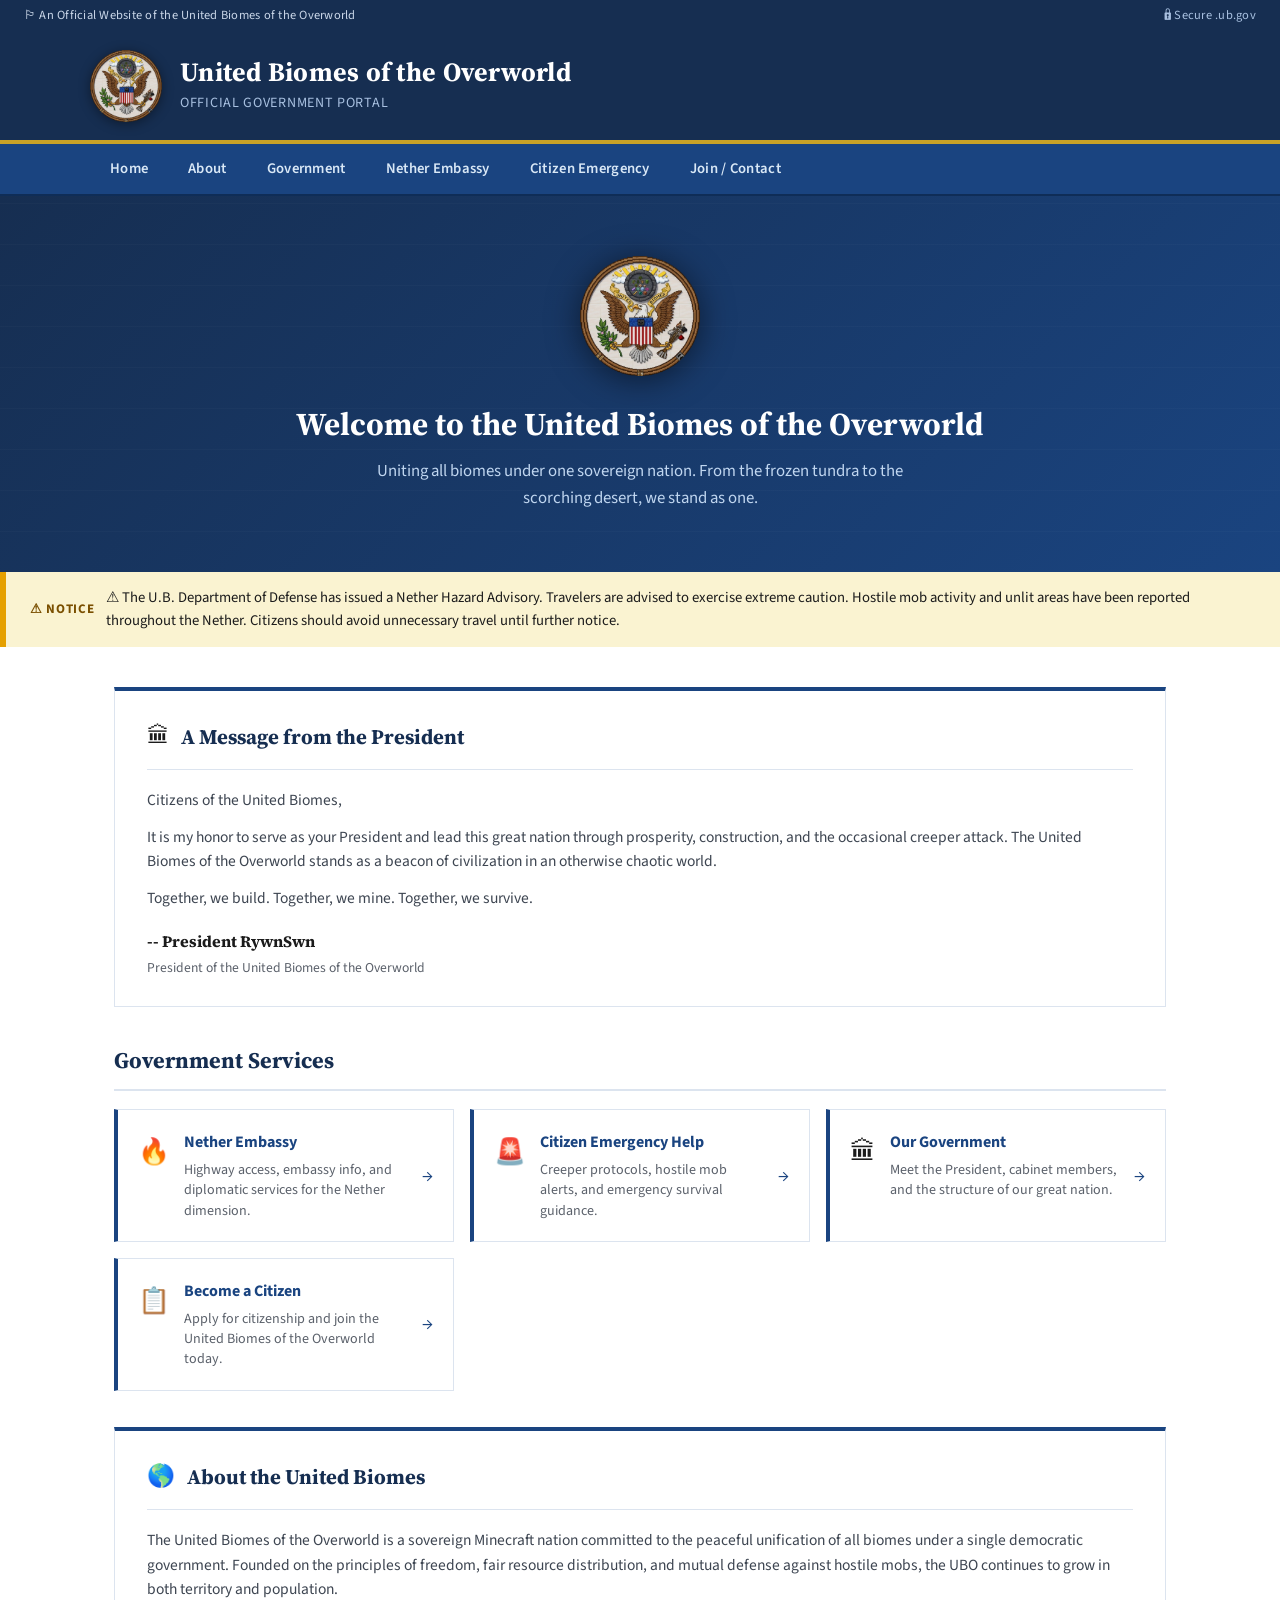
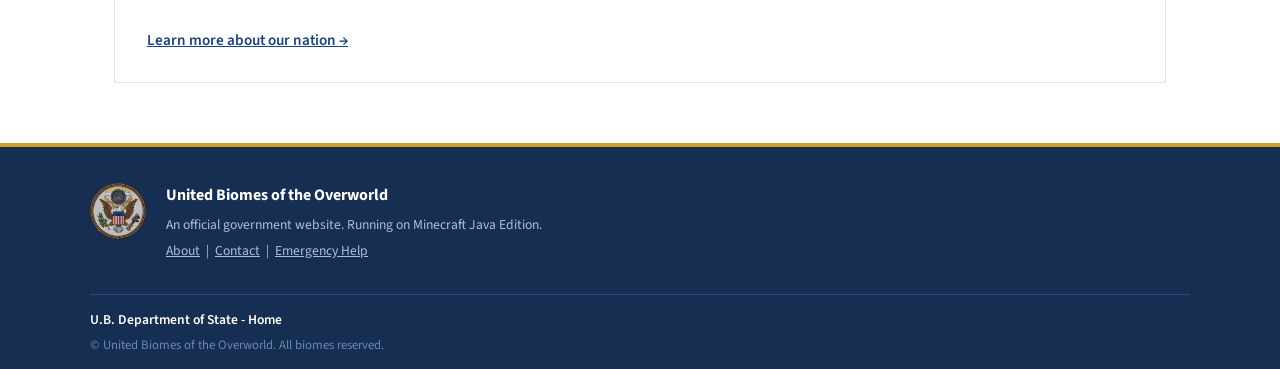
<file: index.html>
<!DOCTYPE html>
<html lang="en">
<head>
  <meta charset="UTF-8" />
  <meta name="viewport" content="width=device-width, initial-scale=1.0"/>
  <title>United Biomes of the Overworld</title>
  <meta property="og:title" content="United Biomes of the Overworld" />
  <meta property="og:description" content="Official Government Portal of the United Biomes of the Overworld" />
  <meta property="og:image" content="https://rywnswn.github.io/United-Biomes-of-the-Overworld.ub.gov/seal.png" />
  <meta property="og:url" content="https://rywnswn.github.io/United-Biomes-of-the-Overworld.ub.gov/" />
  <meta property="og:type" content="website" />
  <meta property="og:site_name" content="U.B. Department of State - Home" />
  <link rel="icon" type="image/png" href="seal.png" />
  <link rel="stylesheet" href="style.css" />
  <link href="https://fonts.googleapis.com/css2?family=Source+Serif+4:wght@400;600;700&family=Source+Sans+3:wght@400;600&display=swap" rel="stylesheet"/>
</head>
<body>

  <!-- TOP BANNER -->
  <div class="top-banner">
    <span>&#127987; An Official Website of the United Biomes of the Overworld</span>
    <span class="banner-right">&#128274; Secure .ub.gov</span>
  </div>

  <!-- HEADER -->
  <header>
    <div class="header-inner">
      <img src="seal.png" alt="United Biomes Seal" class="header-seal" />
      <div class="header-text">
        <div class="header-title">United Biomes of the Overworld</div>
        <div class="header-subtitle">Official Government Portal</div>
      </div>
    </div>
  </header>

  <!-- NAV -->
  <nav>
    <div class="nav-inner">
      <a href="index.html">Home</a>
      <a href="about.html">About</a>
      <a href="government.html">Government</a>
      <a href="embassy.html">Nether Embassy</a>
      <a href="emergency.html">Citizen Emergency</a>
      <a href="join.html">Join / Contact</a>
    </div>
  </nav>

  <!-- HERO -->
  <section class="hero">
    <div class="hero-inner">
      <img src="seal.png" alt="United Biomes Seal" class="hero-seal" />
      <h1>Welcome to the United Biomes of the Overworld</h1>
      <p>Uniting all biomes under one sovereign nation. From the frozen tundra to the scorching desert, we stand as one.</p>
    </div>
  </section>

  <!-- ALERT BANNER -->
  <div class="alert-bar">
    <span class="alert-label">&#9888; NOTICE</span>
    <span><span>&#9888; The U.B. Department of Defense has issued a Nether Hazard Advisory. Travelers are advised to exercise extreme caution. Hostile mob activity and unlit areas have been reported throughout the Nether. Citizens should avoid unnecessary travel until further notice.</span></span>
  </div>

  <!-- MAIN CONTENT -->
  <main>

    <!-- PRESIDENTIAL MESSAGE -->
    <section class="card presidential-message">
      <div class="card-header">
        <span class="card-icon">&#127963;</span>
        <h2>A Message from the President</h2>
      </div>
      <div class="card-body">
        <p>Citizens of the United Biomes,</p>
        <p>It is my honor to serve as your President and lead this great nation through prosperity, construction, and the occasional creeper attack. The United Biomes of the Overworld stands as a beacon of civilization in an otherwise chaotic world.</p>
        <p>Together, we build. Together, we mine. Together, we survive.</p>
        <p class="signature">-- President RywnSwn<br/><span>President of the United Biomes of the Overworld</span></p>
      </div>
    </section>

    <!-- QUICK LINKS GRID -->
    <section class="quick-links">
      <h2 class="section-title">Government Services</h2>
      <div class="links-grid">

        <a href="embassy.html" class="link-card">
          <div class="link-icon">&#128293;</div>
          <div class="link-text">
            <strong>Nether Embassy</strong>
            <p>Highway access, embassy info, and diplomatic services for the Nether dimension.</p>
          </div>
          <span class="link-arrow">&#8594;</span>
        </a>

        <a href="emergency.html" class="link-card">
          <div class="link-icon">&#128680;</div>
          <div class="link-text">
            <strong>Citizen Emergency Help</strong>
            <p>Creeper protocols, hostile mob alerts, and emergency survival guidance.</p>
          </div>
          <span class="link-arrow">&#8594;</span>
        </a>

        <a href="government.html" class="link-card">
          <div class="link-icon">&#127963;</div>
          <div class="link-text">
            <strong>Our Government</strong>
            <p>Meet the President, cabinet members, and the structure of our great nation.</p>
          </div>
          <span class="link-arrow">&#8594;</span>
        </a>

        <a href="join.html" class="link-card">
          <div class="link-icon">&#128203;</div>
          <div class="link-text">
            <strong>Become a Citizen</strong>
            <p>Apply for citizenship and join the United Biomes of the Overworld today.</p>
          </div>
          <span class="link-arrow">&#8594;</span>
        </a>

      </div>
    </section>

    <!-- ABOUT BLURB -->
    <section class="card about-blurb">
      <div class="card-header">
        <span class="card-icon">&#127758;</span>
        <h2>About the United Biomes</h2>
      </div>
      <div class="card-body">
        <p>The United Biomes of the Overworld is a sovereign Minecraft nation committed to the peaceful unification of all biomes under a single democratic government. Founded on the principles of freedom, fair resource distribution, and mutual defense against hostile mobs, the UBO continues to grow in both territory and population.</p>
        <a href="about.html" class="learn-more">Learn more about our nation &#8594;</a>
      </div>
    </section>

  </main>

  <!-- FOOTER -->
  <footer>
    <div class="footer-inner">
      <img src="seal.png" alt="United Biomes Seal" class="footer-seal" />
      <div class="footer-text">
        <strong>United Biomes of the Overworld</strong>
        <p>An official government website. Running on Minecraft Java Edition.</p>
        <p class="footer-links">
          <a href="about.html">About</a> &nbsp;|&nbsp;
          <a href="join.html">Contact</a> &nbsp;|&nbsp;
          <a href="emergency.html">Emergency Help</a>
        </p>
      </div>
    </div>
    <div class="footer-bottom">
      <span class="footer-dept">U.B. Department of State - Home</span>
      <span class="footer-copy">&copy; United Biomes of the Overworld. All biomes reserved.</span>
    </div>
  </footer>

</body>
</html>
</file>
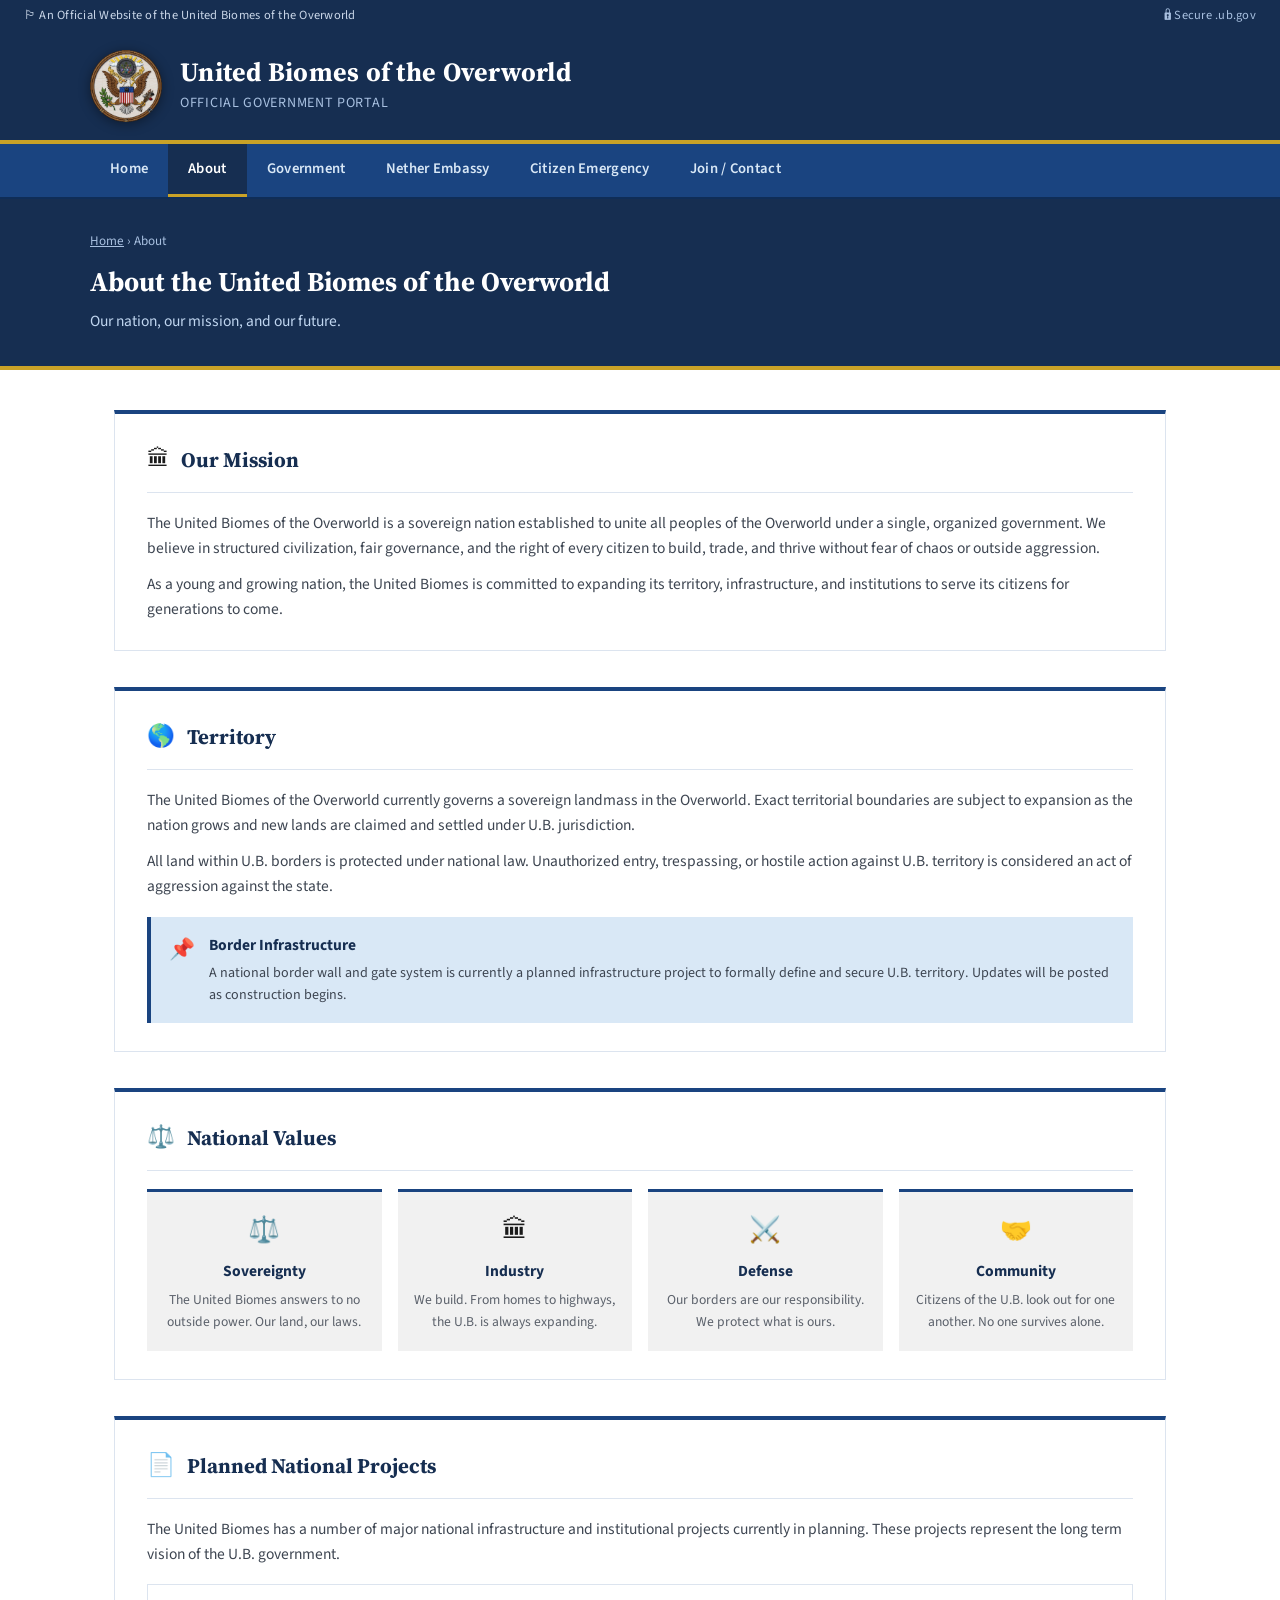
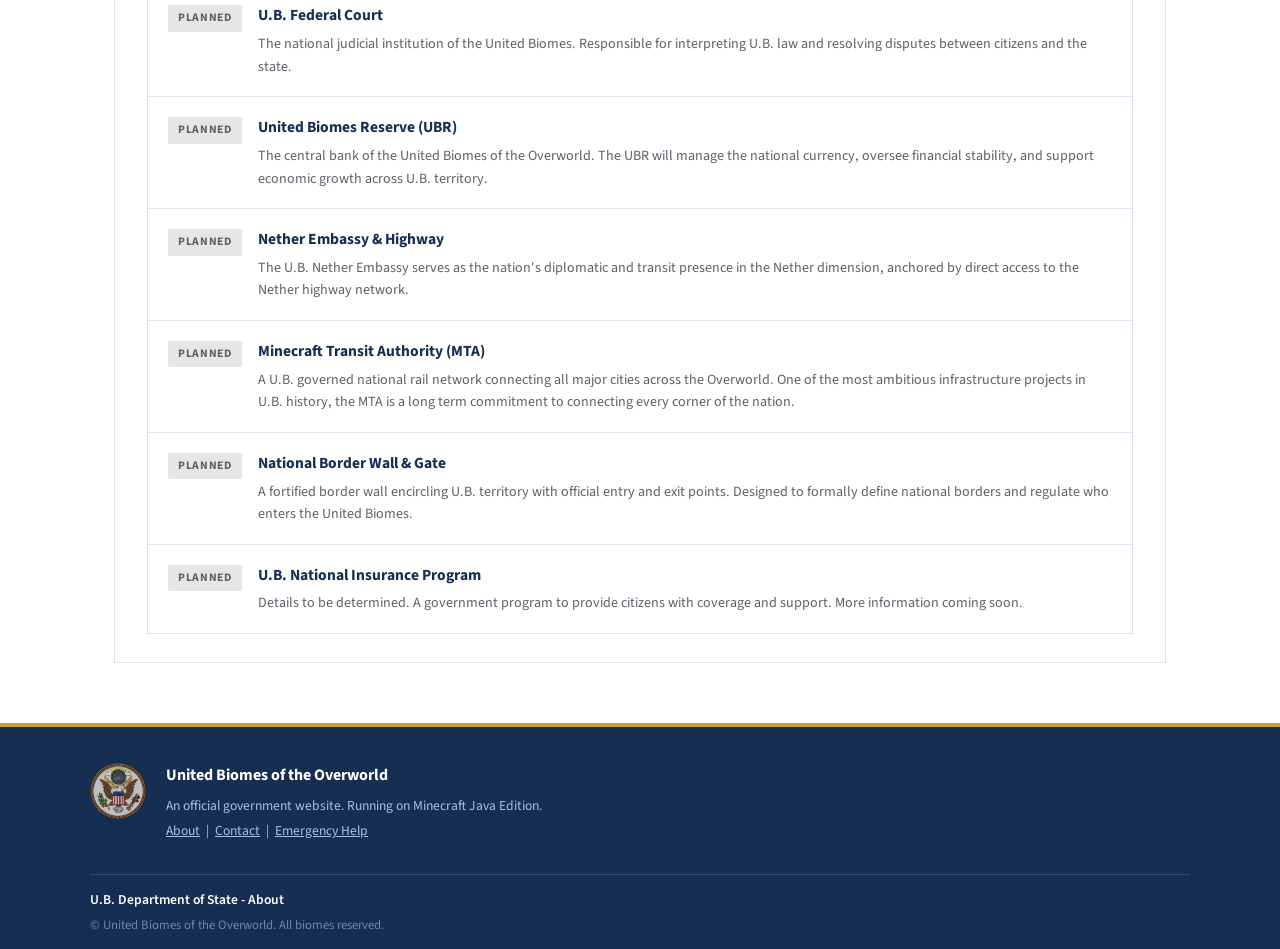
<file: about.html>
<!DOCTYPE html>
<html lang="en">
<head>
  <meta charset="UTF-8" />
  <meta name="viewport" content="width=device-width, initial-scale=1.0"/>
  <title>About - United Biomes of the Overworld</title>
  <meta property="og:title" content="About the United Biomes of the Overworld" />
  <meta property="og:description" content="Learn about the United Biomes of the Overworld, its territory, values, and planned national projects." />
  <meta property="og:image" content="https://rywnswn.github.io/United-Biomes-of-the-Overworld/seal.png" />
  <meta property="og:url" content="https://rywnswn.github.io/United-Biomes-of-the-Overworld/about.html" />
  <meta property="og:type" content="website" />
  <link rel="icon" type="image/png" href="seal.png" />
  <link rel="stylesheet" href="style.css" />
  <link href="https://fonts.googleapis.com/css2?family=Source+Serif+4:wght@400;600;700&family=Source+Sans+3:wght@400;600&display=swap" rel="stylesheet"/>
</head>
<body>

  <!-- TOP BANNER -->
  <div class="top-banner">
    <span>&#127987; An Official Website of the United Biomes of the Overworld</span>
    <span class="banner-right">&#128274; Secure .ub.gov</span>
  </div>

  <!-- HEADER -->
  <header>
    <div class="header-inner">
      <img src="seal.png" alt="United Biomes Seal" class="header-seal" />
      <div class="header-text">
        <div class="header-title">United Biomes of the Overworld</div>
        <div class="header-subtitle">Official Government Portal</div>
      </div>
    </div>
  </header>

  <!-- NAV -->
  <nav>
    <div class="nav-inner">
      <a href="index.html">Home</a>
      <a href="about.html" class="nav-active">About</a>
      <a href="government.html">Government</a>
      <a href="embassy.html">Nether Embassy</a>
      <a href="emergency.html">Citizen Emergency</a>
      <a href="join.html">Join / Contact</a>
    </div>
  </nav>

  <!-- PAGE HERO -->
  <div class="page-hero">
    <div class="page-hero-inner">
      <div class="page-breadcrumb"><a href="index.html">Home</a> &rsaquo; About</div>
      <h1>About the United Biomes of the Overworld</h1>
      <p>Our nation, our mission, and our future.</p>
    </div>
  </div>

  <!-- MAIN -->
  <main>

    <!-- MISSION -->
    <section class="card">
      <div class="card-header">
        <span class="card-icon">&#127963;</span>
        <h2>Our Mission</h2>
      </div>
      <div class="card-body">
        <p>The United Biomes of the Overworld is a sovereign nation established to unite all peoples of the Overworld under a single, organized government. We believe in structured civilization, fair governance, and the right of every citizen to build, trade, and thrive without fear of chaos or outside aggression.</p>
        <p>As a young and growing nation, the United Biomes is committed to expanding its territory, infrastructure, and institutions to serve its citizens for generations to come.</p>
      </div>
    </section>

    <!-- TERRITORY -->
    <section class="card">
      <div class="card-header">
        <span class="card-icon">&#127758;</span>
        <h2>Territory</h2>
      </div>
      <div class="card-body">
        <p>The United Biomes of the Overworld currently governs a sovereign landmass in the Overworld. Exact territorial boundaries are subject to expansion as the nation grows and new lands are claimed and settled under U.B. jurisdiction.</p>
        <p>All land within U.B. borders is protected under national law. Unauthorized entry, trespassing, or hostile action against U.B. territory is considered an act of aggression against the state.</p>
        <div class="info-box">
          <span class="info-box-icon">&#128204;</span>
          <div>
            <strong>Border Infrastructure</strong>
            <p>A national border wall and gate system is currently a planned infrastructure project to formally define and secure U.B. territory. Updates will be posted as construction begins.</p>
          </div>
        </div>
      </div>
    </section>

    <!-- NATIONAL VALUES -->
    <section class="card">
      <div class="card-header">
        <span class="card-icon">&#9878;&#65039;</span>
        <h2>National Values</h2>
      </div>
      <div class="card-body">
        <div class="values-grid">
          <div class="value-item">
            <div class="value-icon">&#9878;&#65039;</div>
            <strong>Sovereignty</strong>
            <p>The United Biomes answers to no outside power. Our land, our laws.</p>
          </div>
          <div class="value-item">
            <div class="value-icon">&#127963;</div>
            <strong>Industry</strong>
            <p>We build. From homes to highways, the U.B. is always expanding.</p>
          </div>
          <div class="value-item">
            <div class="value-icon">&#9876;&#65039;</div>
            <strong>Defense</strong>
            <p>Our borders are our responsibility. We protect what is ours.</p>
          </div>
          <div class="value-item">
            <div class="value-icon">&#129309;</div>
            <strong>Community</strong>
            <p>Citizens of the U.B. look out for one another. No one survives alone.</p>
          </div>
        </div>
      </div>
    </section>

    <!-- PLANNED PROJECTS -->
    <section class="card">
      <div class="card-header">
        <span class="card-icon">&#128196;</span>
        <h2>Planned National Projects</h2>
      </div>
      <div class="card-body">
        <p>The United Biomes has a number of major national infrastructure and institutional projects currently in planning. These projects represent the long term vision of the U.B. government.</p>

        <div class="project-list">

          <div class="project-item">
            <div class="project-status status-planned">Planned</div>
            <div class="project-info">
              <strong>U.B. Federal Court</strong>
              <p>The national judicial institution of the United Biomes. Responsible for interpreting U.B. law and resolving disputes between citizens and the state.</p>
            </div>
          </div>

          <div class="project-item">
            <div class="project-status status-planned">Planned</div>
            <div class="project-info">
              <strong>United Biomes Reserve (UBR)</strong>
              <p>The central bank of the United Biomes of the Overworld. The UBR will manage the national currency, oversee financial stability, and support economic growth across U.B. territory.</p>
            </div>
          </div>

          <div class="project-item">
            <div class="project-status status-planned">Planned</div>
            <div class="project-info">
              <strong>Nether Embassy & Highway</strong>
              <p>The U.B. Nether Embassy serves as the nation's diplomatic and transit presence in the Nether dimension, anchored by direct access to the Nether highway network.</p>
            </div>
          </div>

          <div class="project-item">
            <div class="project-status status-planned">Planned</div>
            <div class="project-info">
              <strong>Minecraft Transit Authority (MTA)</strong>
              <p>A U.B. governed national rail network connecting all major cities across the Overworld. One of the most ambitious infrastructure projects in U.B. history, the MTA is a long term commitment to connecting every corner of the nation.</p>
            </div>
          </div>

          <div class="project-item">
            <div class="project-status status-planned">Planned</div>
            <div class="project-info">
              <strong>National Border Wall & Gate</strong>
              <p>A fortified border wall encircling U.B. territory with official entry and exit points. Designed to formally define national borders and regulate who enters the United Biomes.</p>
            </div>
          </div>

          <div class="project-item">
            <div class="project-status status-planned">Planned</div>
            <div class="project-info">
              <strong>U.B. National Insurance Program</strong>
              <p>Details to be determined. A government program to provide citizens with coverage and support. More information coming soon.</p>
            </div>
          </div>

        </div>
      </div>
    </section>

  </main>

  <!-- FOOTER -->
  <footer>
    <div class="footer-inner">
      <img src="seal.png" alt="United Biomes Seal" class="footer-seal" />
      <div class="footer-text">
        <strong>United Biomes of the Overworld</strong>
        <p>An official government website. Running on Minecraft Java Edition.</p>
        <p class="footer-links">
          <a href="about.html">About</a> &nbsp;|&nbsp;
          <a href="join.html">Contact</a> &nbsp;|&nbsp;
          <a href="emergency.html">Emergency Help</a>
        </p>
      </div>
    </div>
    <div class="footer-bottom">
      <span class="footer-dept">U.B. Department of State - About</span>
      <span class="footer-copy">&copy; United Biomes of the Overworld. All biomes reserved.</span>
    </div>
  </footer>

</body>
</html>
</file>
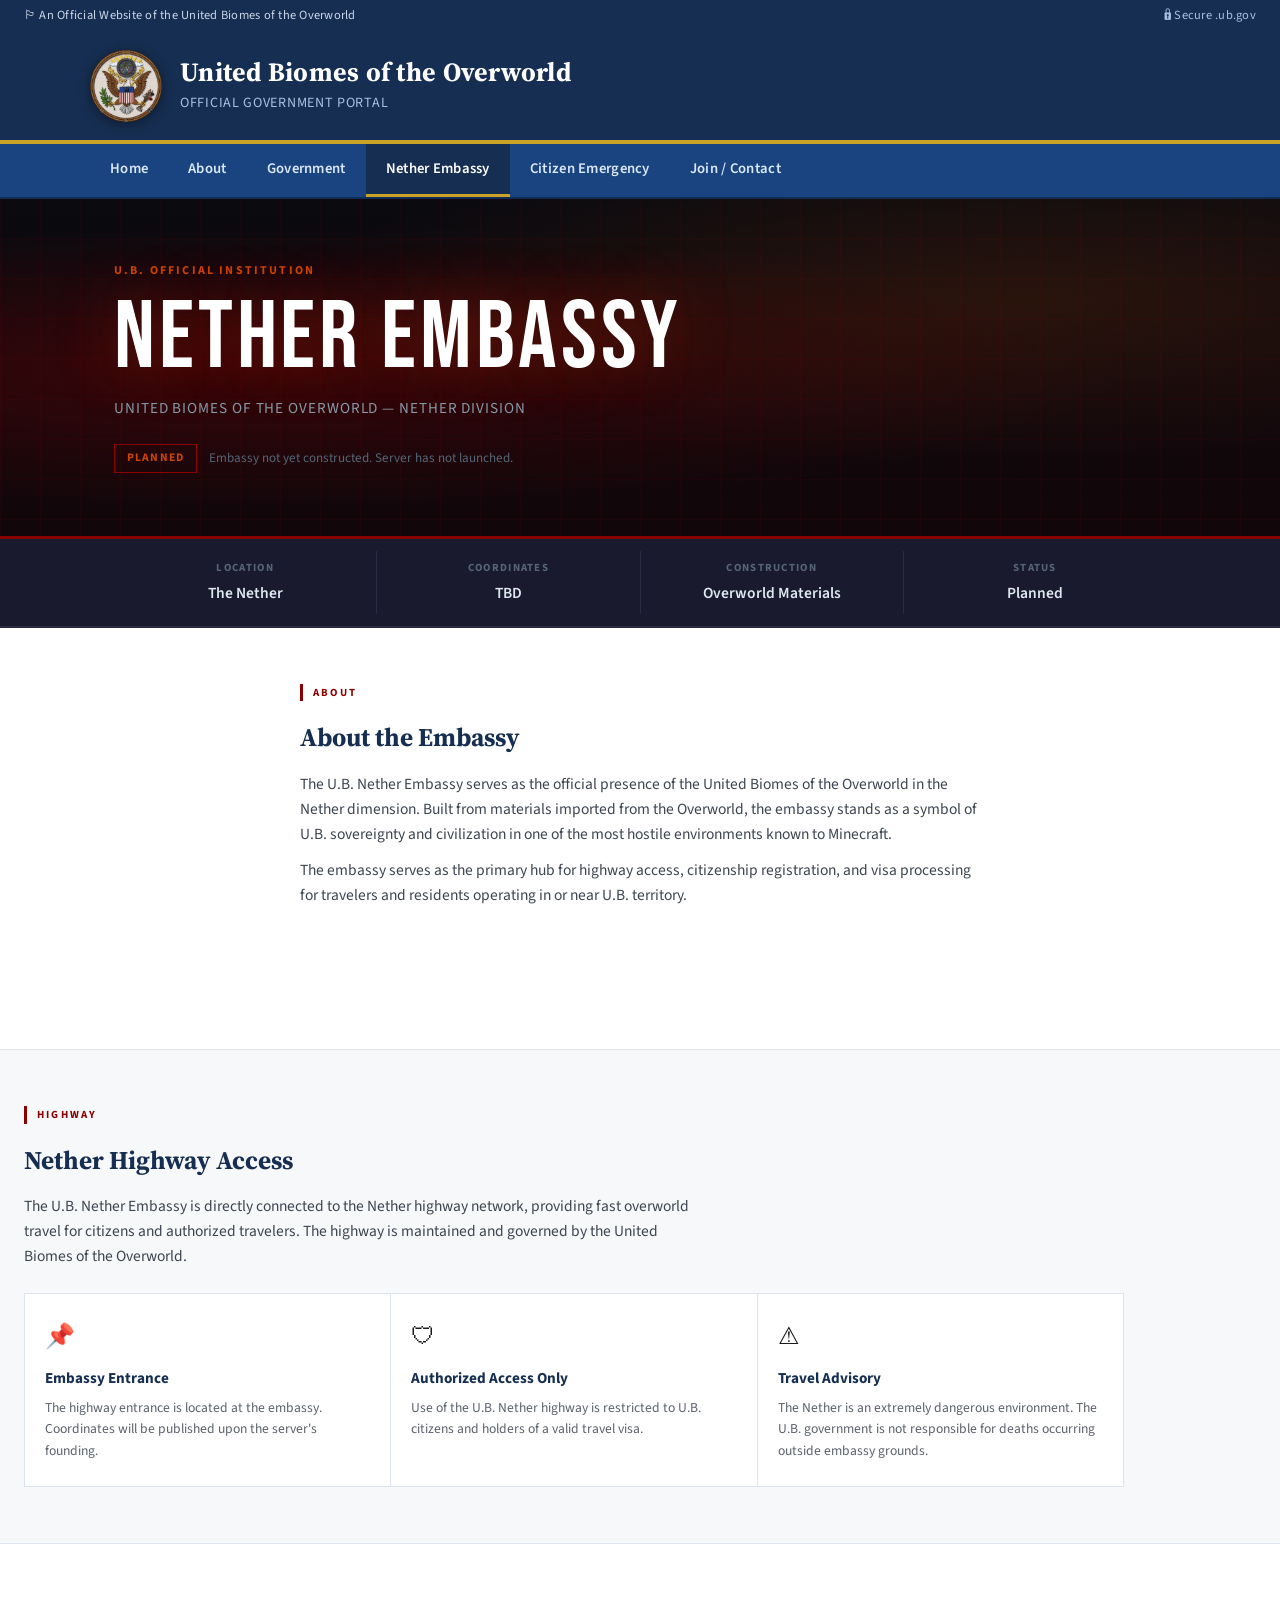
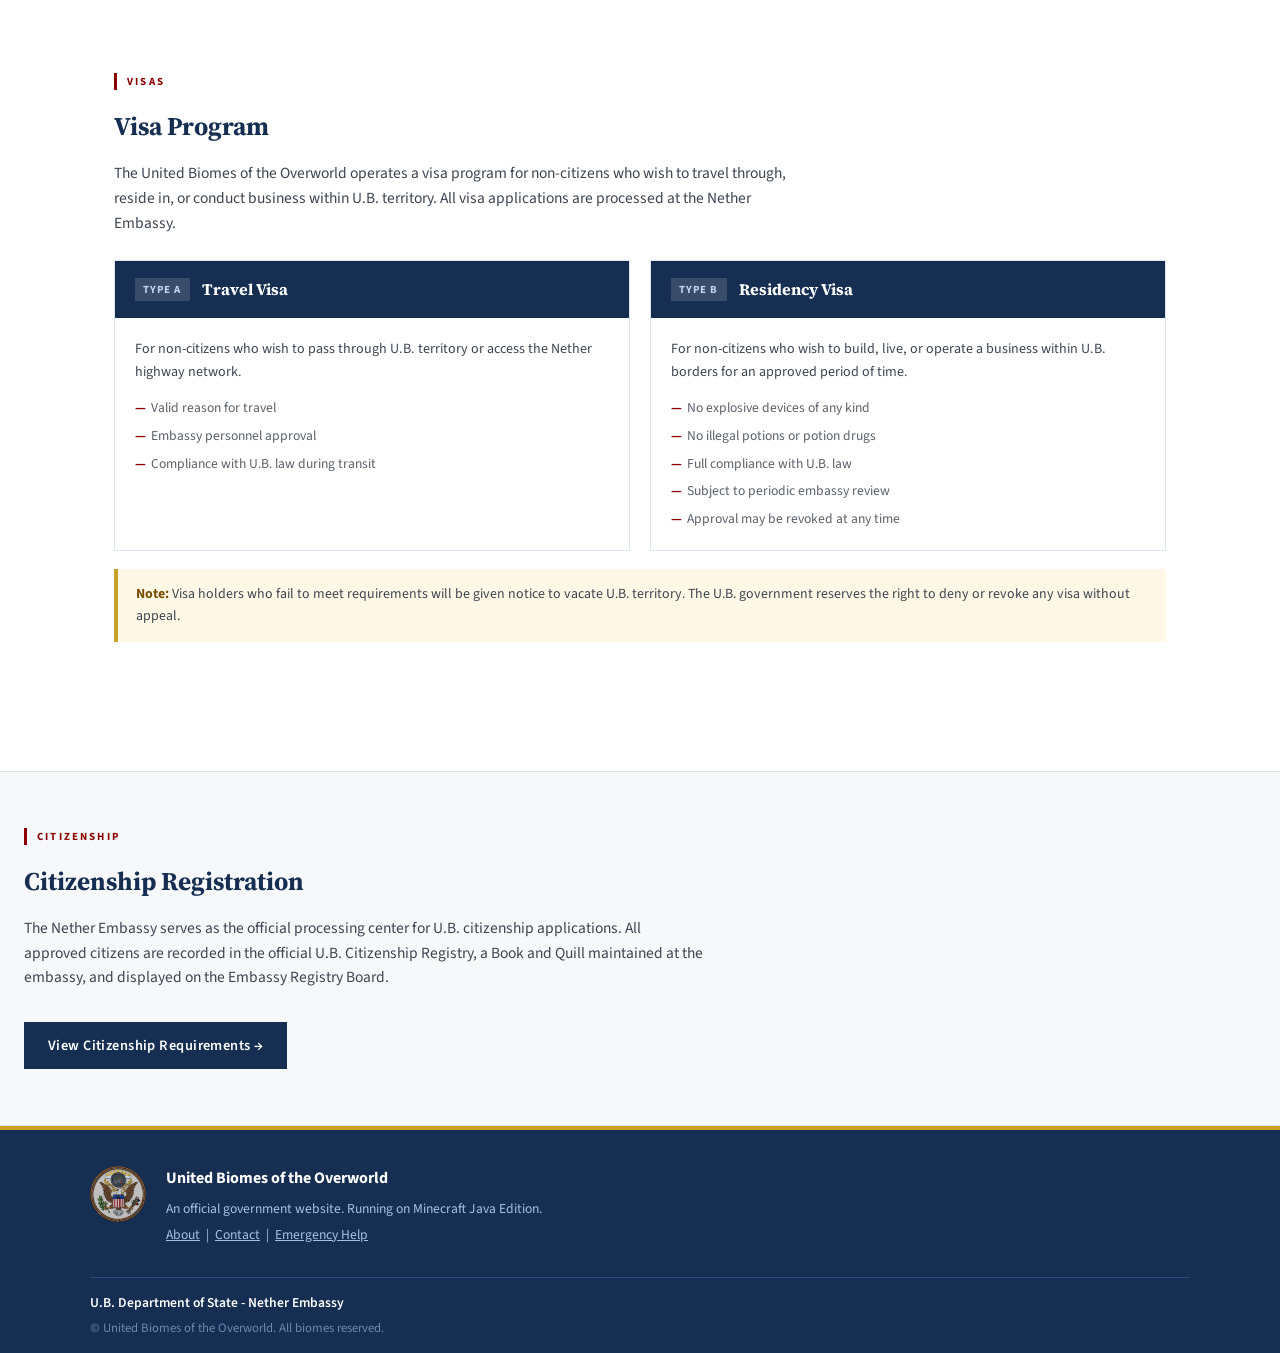
<file: embassy.html>
<!DOCTYPE html>
<html lang="en">
<head>
  <meta charset="UTF-8" />
  <meta name="viewport" content="width=device-width, initial-scale=1.0"/>
  <title>Nether Embassy - United Biomes of the Overworld</title>
  <meta property="og:title" content="U.B. Nether Embassy" />
  <meta property="og:description" content="The official Nether Embassy of the United Biomes of the Overworld. Highway access, visas, and citizenship registration." />
  <meta property="og:image" content="https://rywnswn.github.io/United-Biomes-of-the-Overworld/seal.png" />
  <meta property="og:url" content="https://rywnswn.github.io/United-Biomes-of-the-Overworld/embassy.html" />
  <meta property="og:type" content="website" />
  <link rel="icon" type="image/png" href="seal.png" />
  <link rel="stylesheet" href="style.css" />
  <link rel="stylesheet" href="embassy.css" />
  <link href="https://fonts.googleapis.com/css2?family=Source+Serif+4:wght@400;600;700&family=Source+Sans+3:wght@400;600&family=Bebas+Neue&display=swap" rel="stylesheet"/>
</head>
<body>

  <!-- TOP BANNER -->
  <div class="top-banner">
    <span>&#127987; An Official Website of the United Biomes of the Overworld</span>
    <span class="banner-right">&#128274; Secure .ub.gov</span>
  </div>

  <!-- HEADER -->
  <header>
    <div class="header-inner">
      <img src="seal.png" alt="United Biomes Seal" class="header-seal" />
      <div class="header-text">
        <div class="header-title">United Biomes of the Overworld</div>
        <div class="header-subtitle">Official Government Portal</div>
      </div>
    </div>
  </header>

  <!-- NAV -->
  <nav>
    <div class="nav-inner">
      <a href="index.html">Home</a>
      <a href="about.html">About</a>
      <a href="government.html">Government</a>
      <a href="embassy.html" class="nav-active">Nether Embassy</a>
      <a href="emergency.html">Citizen Emergency</a>
      <a href="join.html">Join / Contact</a>
    </div>
  </nav>

  <!-- EMBASSY HERO -->
  <div class="embassy-hero">
    <div class="embassy-hero-bg"></div>
    <div class="embassy-hero-content">
      <div class="embassy-eyebrow">U.B. Official Institution</div>
      <h1 class="embassy-title">Nether Embassy</h1>
      <p class="embassy-subtitle">United Biomes of the Overworld &mdash; Nether Division</p>
      <div class="embassy-status-row">
        <span class="embassy-status-badge">Planned</span>
        <span class="embassy-status-text">Embassy not yet constructed. Server has not launched.</span>
      </div>
    </div>
    <div class="embassy-hero-grid"></div>
  </div>

  <!-- QUICK FACTS STRIP -->
  <div class="facts-strip">
    <div class="facts-strip-inner">
      <div class="fact-item">
        <div class="fact-label">Location</div>
        <div class="fact-value">The Nether</div>
      </div>
      <div class="fact-divider"></div>
      <div class="fact-item">
        <div class="fact-label">Coordinates</div>
        <div class="fact-value">TBD</div>
      </div>
      <div class="fact-divider"></div>
      <div class="fact-item">
        <div class="fact-label">Construction</div>
        <div class="fact-value">Overworld Materials</div>
      </div>
      <div class="fact-divider"></div>
      <div class="fact-item">
        <div class="fact-label">Status</div>
        <div class="fact-value">Planned</div>
      </div>
    </div>
  </div>

  <main class="embassy-main">

    <!-- ABOUT THE EMBASSY -->
    <section class="embassy-section">
      <div class="embassy-section-label">About</div>
      <div class="embassy-section-body">
        <h2>About the Embassy</h2>
        <p>The U.B. Nether Embassy serves as the official presence of the United Biomes of the Overworld in the Nether dimension. Built from materials imported from the Overworld, the embassy stands as a symbol of U.B. sovereignty and civilization in one of the most hostile environments known to Minecraft.</p>
        <p>The embassy serves as the primary hub for highway access, citizenship registration, and visa processing for travelers and residents operating in or near U.B. territory.</p>
      </div>
    </section>

    <div class="embassy-divider"></div>

    <!-- HIGHWAY -->
    <section class="embassy-section embassy-section-dark">
      <div class="embassy-section-label">Highway</div>
      <div class="embassy-section-body">
        <h2>Nether Highway Access</h2>
        <p>The U.B. Nether Embassy is directly connected to the Nether highway network, providing fast overworld travel for citizens and authorized travelers. The highway is maintained and governed by the United Biomes of the Overworld.</p>

        <div class="highway-grid">
          <div class="highway-card">
            <div class="highway-card-icon">&#128204;</div>
            <strong>Embassy Entrance</strong>
            <p>The highway entrance is located at the embassy. Coordinates will be published upon the server's founding.</p>
          </div>
          <div class="highway-card">
            <div class="highway-card-icon">&#128737;</div>
            <strong>Authorized Access Only</strong>
            <p>Use of the U.B. Nether highway is restricted to U.B. citizens and holders of a valid travel visa.</p>
          </div>
          <div class="highway-card">
            <div class="highway-card-icon">&#9888;</div>
            <strong>Travel Advisory</strong>
            <p>The Nether is an extremely dangerous environment. The U.B. government is not responsible for deaths occurring outside embassy grounds.</p>
          </div>
        </div>
      </div>
    </section>

    <div class="embassy-divider"></div>

    <!-- VISAS -->
    <section class="embassy-section">
      <div class="embassy-section-label">Visas</div>
      <div class="embassy-section-body">
        <h2>Visa Program</h2>
        <p>The United Biomes of the Overworld operates a visa program for non-citizens who wish to travel through, reside in, or conduct business within U.B. territory. All visa applications are processed at the Nether Embassy.</p>

        <div class="visa-grid">

          <div class="visa-card">
            <div class="visa-card-header">
              <span class="visa-type-label">Type A</span>
              <strong>Travel Visa</strong>
            </div>
            <div class="visa-card-body">
              <p>For non-citizens who wish to pass through U.B. territory or access the Nether highway network.</p>
              <ul class="visa-reqs">
                <li>Valid reason for travel</li>
                <li>Embassy personnel approval</li>
                <li>Compliance with U.B. law during transit</li>
              </ul>
            </div>
          </div>

          <div class="visa-card">
            <div class="visa-card-header">
              <span class="visa-type-label">Type B</span>
              <strong>Residency Visa</strong>
            </div>
            <div class="visa-card-body">
              <p>For non-citizens who wish to build, live, or operate a business within U.B. borders for an approved period of time.</p>
              <ul class="visa-reqs">
                <li>No explosive devices of any kind</li>
                <li>No illegal potions or potion drugs</li>
                <li>Full compliance with U.B. law</li>
                <li>Subject to periodic embassy review</li>
                <li>Approval may be revoked at any time</li>
              </ul>
            </div>
          </div>

        </div>

        <div class="visa-notice">
          <strong>Note:</strong> Visa holders who fail to meet requirements will be given notice to vacate U.B. territory. The U.B. government reserves the right to deny or revoke any visa without appeal.
        </div>

      </div>
    </section>

    <div class="embassy-divider"></div>

    <!-- CITIZENSHIP -->
    <section class="embassy-section embassy-section-dark">
      <div class="embassy-section-label">Citizenship</div>
      <div class="embassy-section-body">
        <h2>Citizenship Registration</h2>
        <p>The Nether Embassy serves as the official processing center for U.B. citizenship applications. All approved citizens are recorded in the official U.B. Citizenship Registry, a Book and Quill maintained at the embassy, and displayed on the Embassy Registry Board.</p>
        <a href="join.html" class="embassy-cta">View Citizenship Requirements &rarr;</a>
      </div>
    </section>

  </main>

  <!-- FOOTER -->
  <footer>
    <div class="footer-inner">
      <img src="seal.png" alt="United Biomes Seal" class="footer-seal" />
      <div class="footer-text">
        <strong>United Biomes of the Overworld</strong>
        <p>An official government website. Running on Minecraft Java Edition.</p>
        <p class="footer-links">
          <a href="about.html">About</a> &nbsp;|&nbsp;
          <a href="join.html">Contact</a> &nbsp;|&nbsp;
          <a href="emergency.html">Emergency Help</a>
        </p>
      </div>
    </div>
    <div class="footer-bottom">
      <span class="footer-dept">U.B. Department of State - Nether Embassy</span>
      <span class="footer-copy">&copy; United Biomes of the Overworld. All biomes reserved.</span>
    </div>
  </footer>

</body>
</html>
</file>
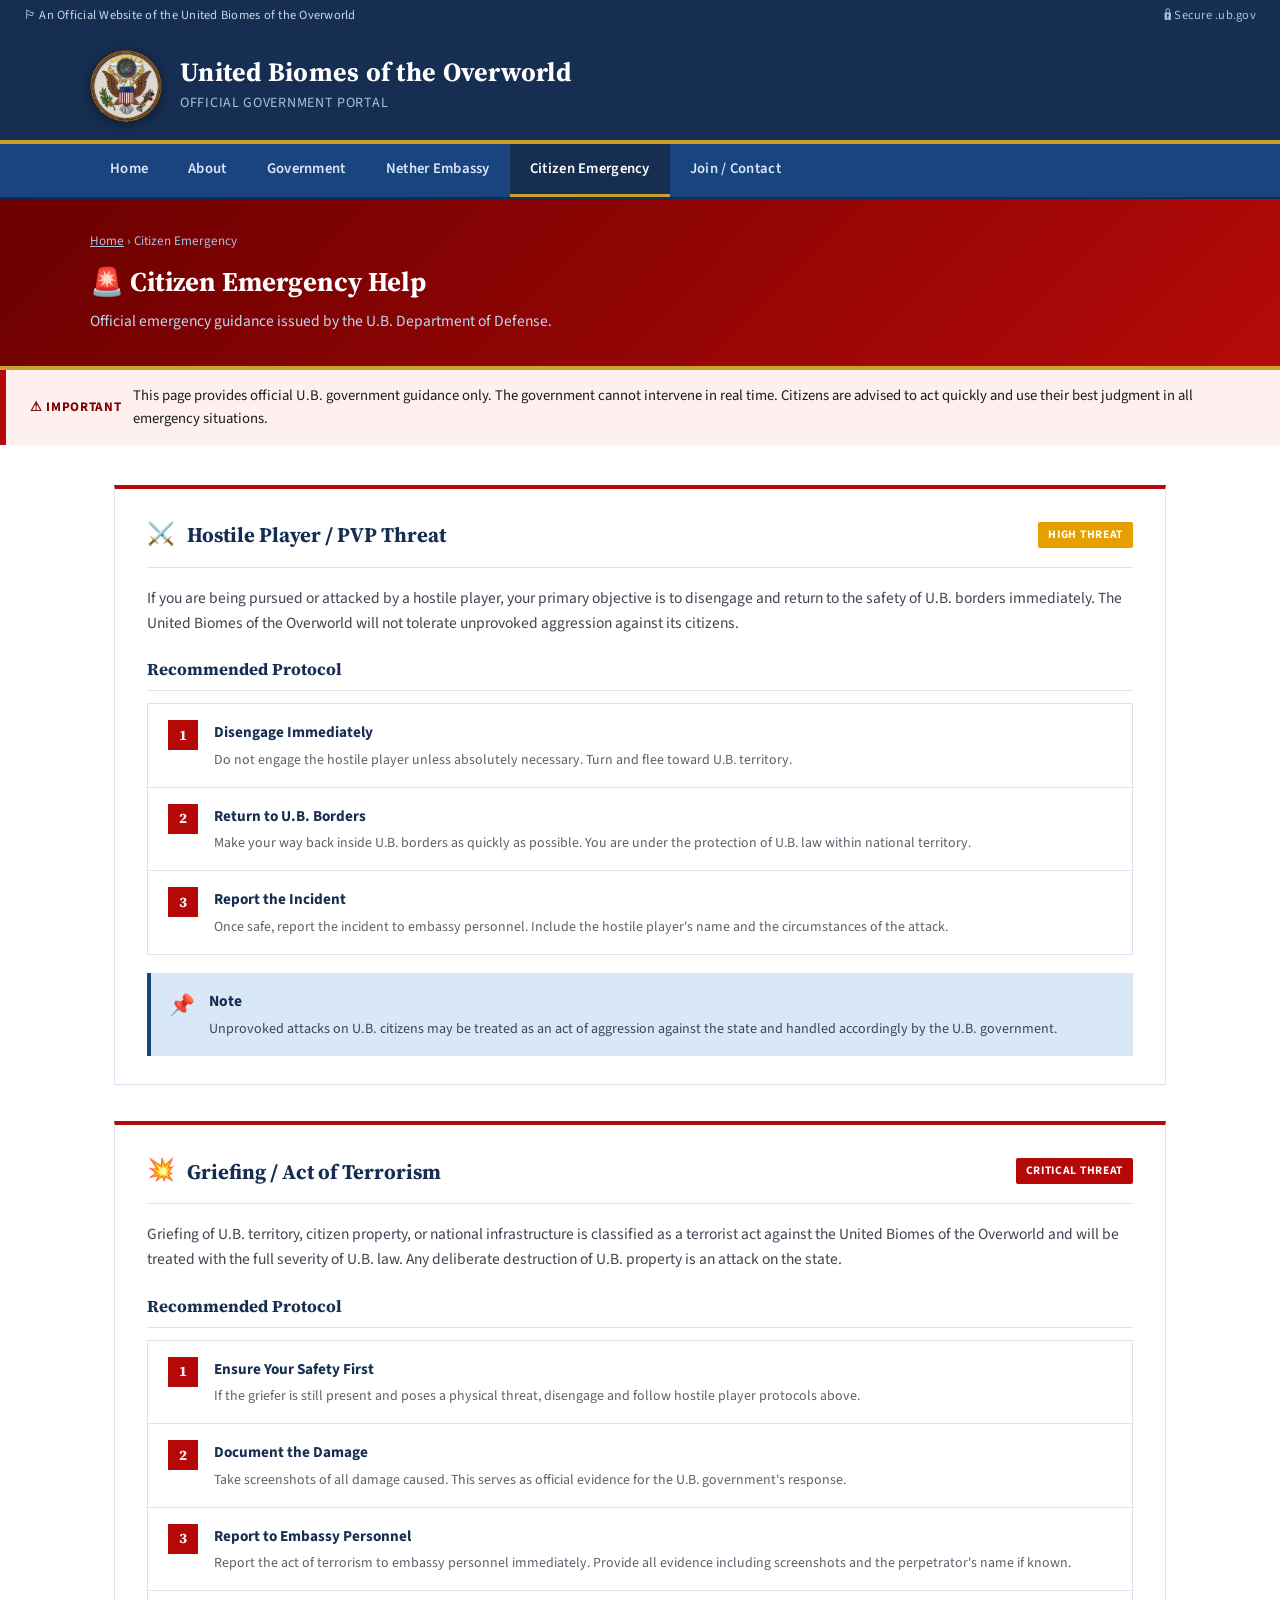
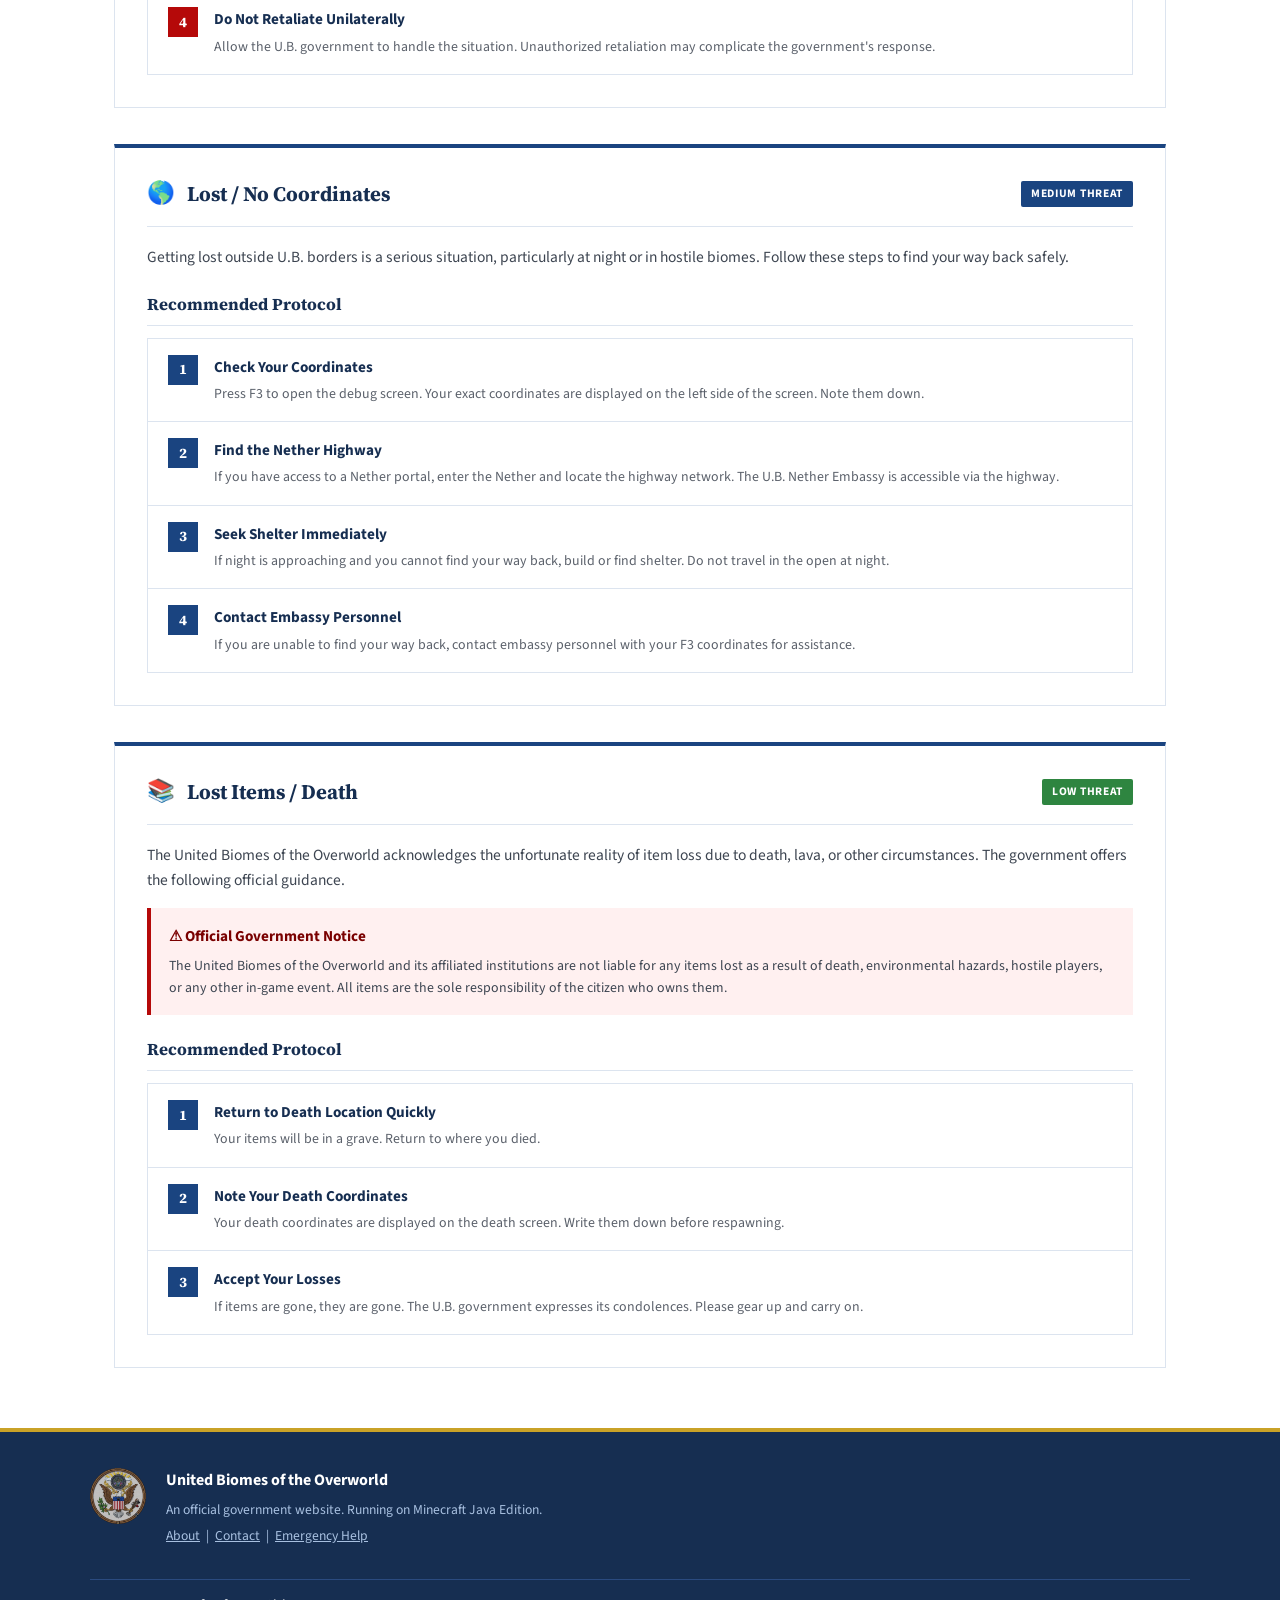
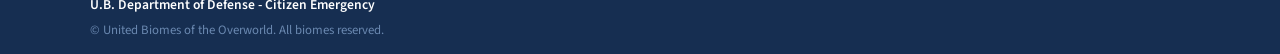
<file: emergency.html>
<!DOCTYPE html>
<html lang="en">
<head>
  <meta charset="UTF-8" />
  <meta name="viewport" content="width=device-width, initial-scale=1.0"/>
  <title>Citizen Emergency - United Biomes of the Overworld</title>
  <meta property="og:title" content="Citizen Emergency Help - United Biomes of the Overworld" />
  <meta property="og:description" content="Official emergency guidance for citizens of the United Biomes of the Overworld." />
  <meta property="og:image" content="https://rywnswn.github.io/United-Biomes-of-the-Overworld/seal.png" />
  <meta property="og:url" content="https://rywnswn.github.io/United-Biomes-of-the-Overworld/emergency.html" />
  <meta property="og:type" content="website" />
  <link rel="icon" type="image/png" href="seal.png" />
  <link rel="stylesheet" href="style.css" />
  <link href="https://fonts.googleapis.com/css2?family=Source+Serif+4:wght@400;600;700&family=Source+Sans+3:wght@400;600&display=swap" rel="stylesheet"/>
</head>
<body>

  <!-- TOP BANNER -->
  <div class="top-banner">
    <span>&#127987; An Official Website of the United Biomes of the Overworld</span>
    <span class="banner-right">&#128274; Secure .ub.gov</span>
  </div>

  <!-- HEADER -->
  <header>
    <div class="header-inner">
      <img src="seal.png" alt="United Biomes Seal" class="header-seal" />
      <div class="header-text">
        <div class="header-title">United Biomes of the Overworld</div>
        <div class="header-subtitle">Official Government Portal</div>
      </div>
    </div>
  </header>

  <!-- NAV -->
  <nav>
    <div class="nav-inner">
      <a href="index.html">Home</a>
      <a href="about.html">About</a>
      <a href="government.html">Government</a>
      <a href="embassy.html">Nether Embassy</a>
      <a href="emergency.html" class="nav-active">Citizen Emergency</a>
      <a href="join.html">Join / Contact</a>
    </div>
  </nav>

  <!-- PAGE HERO -->
  <div class="page-hero page-hero-red">
    <div class="page-hero-inner">
      <div class="page-breadcrumb"><a href="index.html">Home</a> &rsaquo; Citizen Emergency</div>
      <h1>&#128680; Citizen Emergency Help</h1>
      <p>Official emergency guidance issued by the U.B. Department of Defense.</p>
    </div>
  </div>

  <!-- EMERGENCY NOTICE -->
  <div class="alert-bar alert-red">
    <span class="alert-label">&#9888; IMPORTANT</span>
    <span>This page provides official U.B. government guidance only. The government cannot intervene in real time. Citizens are advised to act quickly and use their best judgment in all emergency situations.</span>
  </div>

  <main>

    <!-- HOSTILE PLAYER -->
    <section class="card card-red">
      <div class="card-header">
        <span class="card-icon">&#9876;&#65039;</span>
        <h2>Hostile Player / PVP Threat</h2>
        <span class="threat-badge badge-high">High Threat</span>
      </div>
      <div class="card-body">
        <p>If you are being pursued or attacked by a hostile player, your primary objective is to disengage and return to the safety of U.B. borders immediately. The United Biomes of the Overworld will not tolerate unprovoked aggression against its citizens.</p>

        <h3 class="subsection-title">Recommended Protocol</h3>
        <div class="process-steps">
          <div class="process-step">
            <div class="step-number step-red">1</div>
            <div class="step-info">
              <strong>Disengage Immediately</strong>
              <p>Do not engage the hostile player unless absolutely necessary. Turn and flee toward U.B. territory.</p>
            </div>
          </div>
          <div class="process-step">
            <div class="step-number step-red">2</div>
            <div class="step-info">
              <strong>Return to U.B. Borders</strong>
              <p>Make your way back inside U.B. borders as quickly as possible. You are under the protection of U.B. law within national territory.</p>
            </div>
          </div>
          <div class="process-step">
            <div class="step-number step-red">3</div>
            <div class="step-info">
              <strong>Report the Incident</strong>
              <p>Once safe, report the incident to embassy personnel. Include the hostile player's name and the circumstances of the attack.</p>
            </div>
          </div>
        </div>

        <div class="info-box">
          <span class="info-box-icon">&#128204;</span>
          <div>
            <strong>Note</strong>
            <p>Unprovoked attacks on U.B. citizens may be treated as an act of aggression against the state and handled accordingly by the U.B. government.</p>
          </div>
        </div>
      </div>
    </section>

    <!-- GRIEFING -->
    <section class="card card-red">
      <div class="card-header">
        <span class="card-icon">&#128165;</span>
        <h2>Griefing / Act of Terrorism</h2>
        <span class="threat-badge badge-critical">Critical Threat</span>
      </div>
      <div class="card-body">
        <p>Griefing of U.B. territory, citizen property, or national infrastructure is classified as a terrorist act against the United Biomes of the Overworld and will be treated with the full severity of U.B. law. Any deliberate destruction of U.B. property is an attack on the state.</p>

        <h3 class="subsection-title">Recommended Protocol</h3>
        <div class="process-steps">
          <div class="process-step">
            <div class="step-number step-red">1</div>
            <div class="step-info">
              <strong>Ensure Your Safety First</strong>
              <p>If the griefer is still present and poses a physical threat, disengage and follow hostile player protocols above.</p>
            </div>
          </div>
          <div class="process-step">
            <div class="step-number step-red">2</div>
            <div class="step-info">
              <strong>Document the Damage</strong>
              <p>Take screenshots of all damage caused. This serves as official evidence for the U.B. government's response.</p>
            </div>
          </div>
          <div class="process-step">
            <div class="step-number step-red">3</div>
            <div class="step-info">
              <strong>Report to Embassy Personnel</strong>
              <p>Report the act of terrorism to embassy personnel immediately. Provide all evidence including screenshots and the perpetrator's name if known.</p>
            </div>
          </div>
          <div class="process-step">
            <div class="step-number step-red">4</div>
            <div class="step-info">
              <strong>Do Not Retaliate Unilaterally</strong>
              <p>Allow the U.B. government to handle the situation. Unauthorized retaliation may complicate the government's response.</p>
            </div>
          </div>
        </div>
      </div>
    </section>

    <!-- LOST / NO COORDS -->
    <section class="card">
      <div class="card-header">
        <span class="card-icon">&#127758;</span>
        <h2>Lost / No Coordinates</h2>
        <span class="threat-badge badge-medium">Medium Threat</span>
      </div>
      <div class="card-body">
        <p>Getting lost outside U.B. borders is a serious situation, particularly at night or in hostile biomes. Follow these steps to find your way back safely.</p>

        <h3 class="subsection-title">Recommended Protocol</h3>
        <div class="process-steps">
          <div class="process-step">
            <div class="step-number">1</div>
            <div class="step-info">
              <strong>Check Your Coordinates</strong>
              <p>Press F3 to open the debug screen. Your exact coordinates are displayed on the left side of the screen. Note them down.</p>
            </div>
          </div>
          <div class="process-step">
            <div class="step-number">2</div>
            <div class="step-info">
              <strong>Find the Nether Highway</strong>
              <p>If you have access to a Nether portal, enter the Nether and locate the highway network. The U.B. Nether Embassy is accessible via the highway.</p>
            </div>
          </div>
          <div class="process-step">
            <div class="step-number">3</div>
            <div class="step-info">
              <strong>Seek Shelter Immediately</strong>
              <p>If night is approaching and you cannot find your way back, build or find shelter. Do not travel in the open at night.</p>
            </div>
          </div>
          <div class="process-step">
            <div class="step-number">4</div>
            <div class="step-info">
              <strong>Contact Embassy Personnel</strong>
              <p>If you are unable to find your way back, contact embassy personnel with your F3 coordinates for assistance.</p>
            </div>
          </div>
        </div>
      </div>
    </section>

    <!-- LOST ITEMS -->
    <section class="card">
      <div class="card-header">
        <span class="card-icon">&#128218;</span>
        <h2>Lost Items / Death</h2>
        <span class="threat-badge badge-low">Low Threat</span>
      </div>
      <div class="card-body">
        <p>The United Biomes of the Overworld acknowledges the unfortunate reality of item loss due to death, lava, or other circumstances. The government offers the following official guidance.</p>

        <div class="liability-box">
          <strong>&#9888; Official Government Notice</strong>
          <p>The United Biomes of the Overworld and its affiliated institutions are not liable for any items lost as a result of death, environmental hazards, hostile players, or any other in-game event. All items are the sole responsibility of the citizen who owns them.</p>
        </div>

        <h3 class="subsection-title">Recommended Protocol</h3>
        <div class="process-steps">
          <div class="process-step">
            <div class="step-number">1</div>
            <div class="step-info">
              <strong>Return to Death Location Quickly</strong>
              <p>Your items will be in a grave. Return to where you died.</p>
            </div>
          </div>
          <div class="process-step">
            <div class="step-number">2</div>
            <div class="step-info">
              <strong>Note Your Death Coordinates</strong>
              <p>Your death coordinates are displayed on the death screen. Write them down before respawning.</p>
            </div>
          </div>
          <div class="process-step">
            <div class="step-number">3</div>
            <div class="step-info">
              <strong>Accept Your Losses</strong>
              <p>If items are gone, they are gone. The U.B. government expresses its condolences. Please gear up and carry on.</p>
            </div>
          </div>
        </div>
      </div>
    </section>

  </main>

  <!-- FOOTER -->
  <footer>
    <div class="footer-inner">
      <img src="seal.png" alt="United Biomes Seal" class="footer-seal" />
      <div class="footer-text">
        <strong>United Biomes of the Overworld</strong>
        <p>An official government website. Running on Minecraft Java Edition.</p>
        <p class="footer-links">
          <a href="about.html">About</a> &nbsp;|&nbsp;
          <a href="join.html">Contact</a> &nbsp;|&nbsp;
          <a href="emergency.html">Emergency Help</a>
        </p>
      </div>
    </div>
    <div class="footer-bottom">
      <span class="footer-dept">U.B. Department of Defense - Citizen Emergency</span>
      <span class="footer-copy">&copy; United Biomes of the Overworld. All biomes reserved.</span>
    </div>
  </footer>

</body>
</html>
</file>
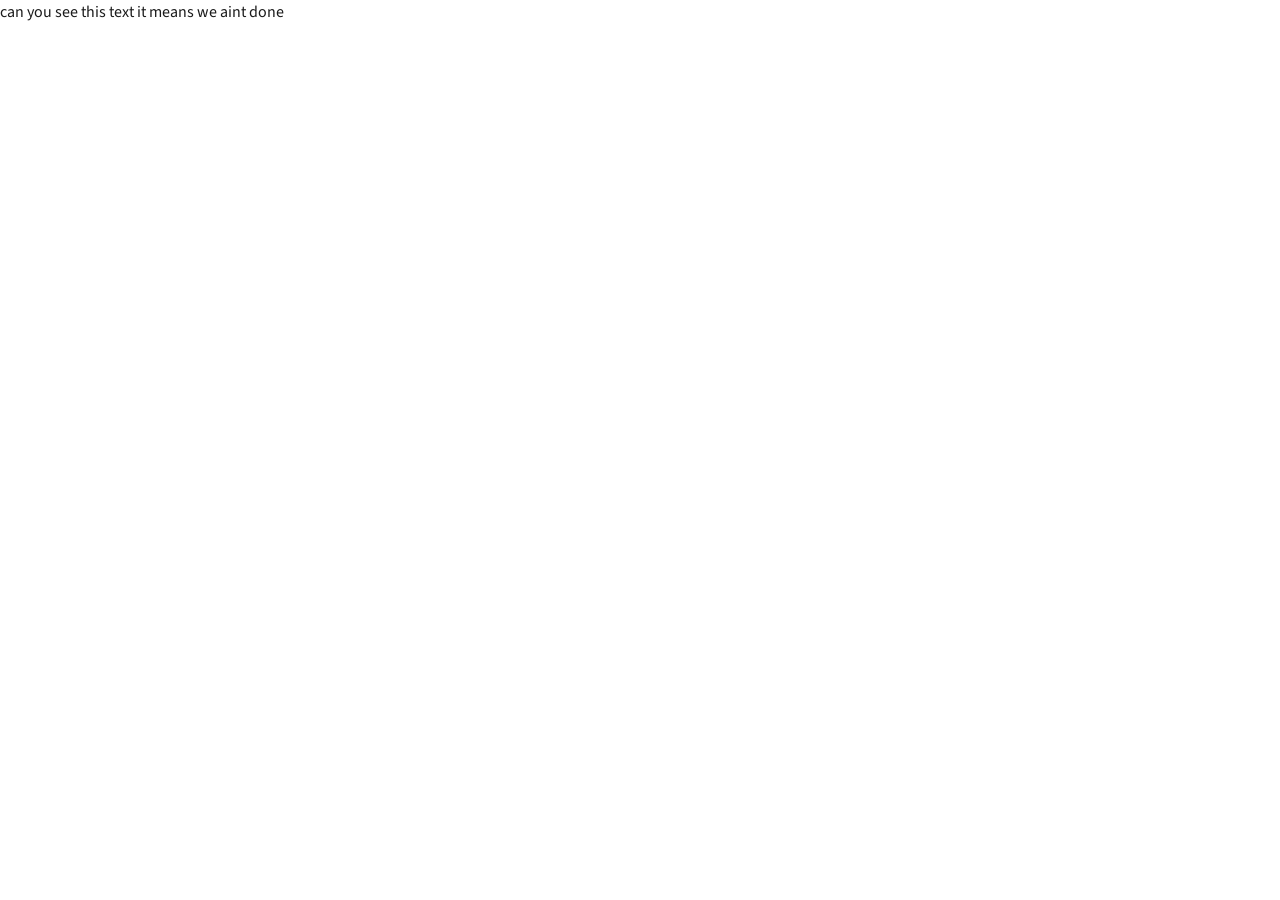
<file: government.html>
<!DOCTYPE html>
<html lang="en">
<head>
  <meta charset="UTF-8" />
  <meta name="viewport" content="width=device-width, initial-scale=1.0"/>
  <title>United Biomes of the Overworld</title>
  <meta property="og:title" content="United Biomes of the Overworld" />
  <meta property="og:description" content="Official Government Portal of the United Biomes of the Overworld" />
  <meta property="og:image" content="https://rywnswn.github.io/United-Biomes-of-the-Overworld.ub.gov/seal.png" />
  <meta property="og:url" content="https://rywnswn.github.io/United-Biomes-of-the-Overworld.ub.gov/" />
  <meta property="og:type" content="website" />
  <meta property="og:site_name" content="U.B. Department of State - Home" />
  <link rel="icon" type="image/png" href="seal.png" />
  <link rel="stylesheet" href="style.css" />
  <link href="https://fonts.googleapis.com/css2?family=Source+Serif+4:wght@400;600;700&family=Source+Sans+3:wght@400;600&display=swap" rel="stylesheet"/>
</head>

<p>can you see this text it means we aint done</p>
</file>
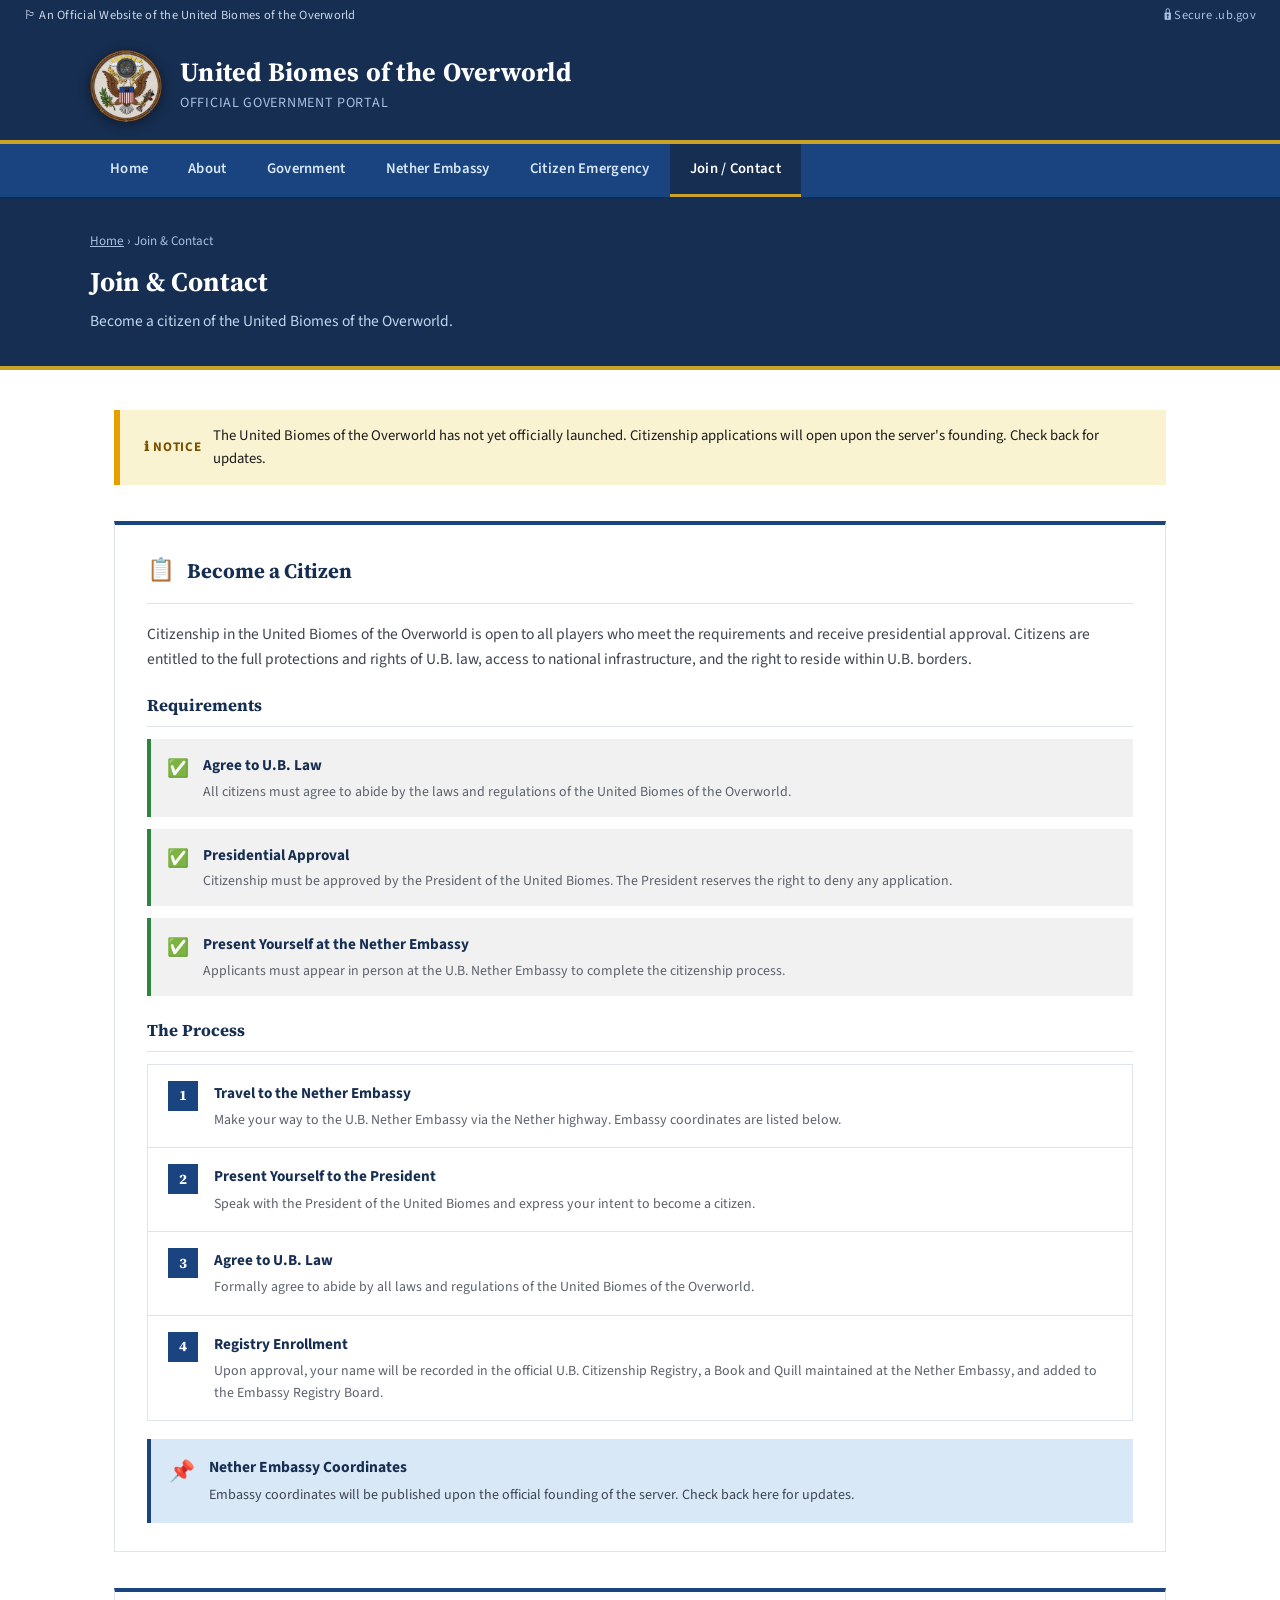
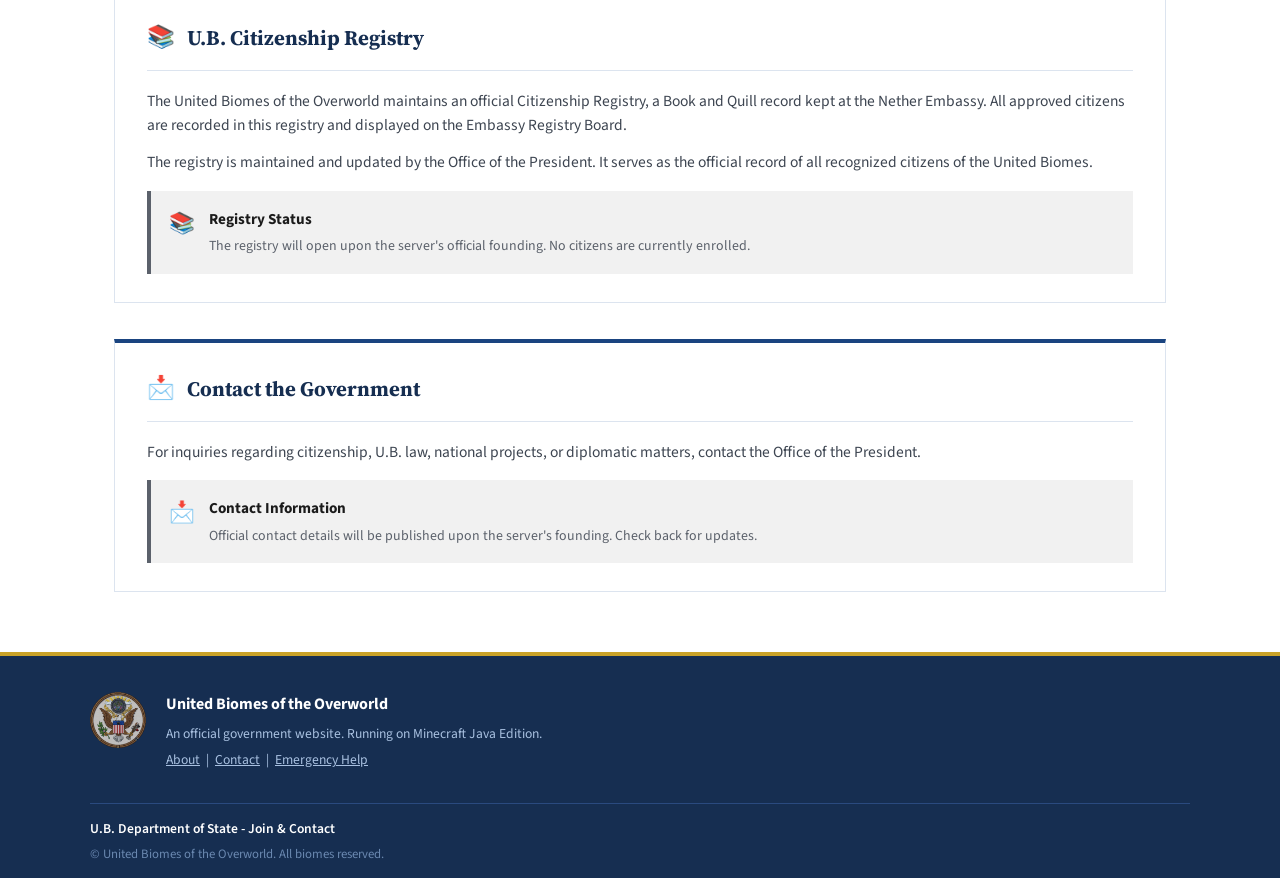
<file: join.html>
<!DOCTYPE html>
<html lang="en">
<head>
  <meta charset="UTF-8" />
  <meta name="viewport" content="width=device-width, initial-scale=1.0"/>
  <title>Join & Contact - United Biomes of the Overworld</title>
  <meta property="og:title" content="Join the United Biomes of the Overworld" />
  <meta property="og:description" content="Become a citizen of the United Biomes of the Overworld. Learn about requirements, the citizenship process, and how to contact the government." />
  <meta property="og:image" content="https://rywnswn.github.io/United-Biomes-of-the-Overworld.ub.gov/seal.png" />
  <meta property="og:url" content="https://rywnswn.github.io/United-Biomes-of-the-Overworld.ub.gov/join.html" />
  <meta property="og:type" content="website" />
  <meta property="og:site_name" content="U.B. Department of State - Join & Contact" />
  <link rel="icon" type="image/png" href="seal.png" />
  <link rel="stylesheet" href="style.css" />
  <link href="https://fonts.googleapis.com/css2?family=Source+Serif+4:wght@400;600;700&family=Source+Sans+3:wght@400;600&display=swap" rel="stylesheet"/>
</head>
<body>

  <!-- TOP BANNER -->
  <div class="top-banner">
    <span>&#127987; An Official Website of the United Biomes of the Overworld</span>
    <span class="banner-right">&#128274; Secure .ub.gov</span>
  </div>

  <!-- HEADER -->
  <header>
    <div class="header-inner">
      <img src="seal.png" alt="United Biomes Seal" class="header-seal" />
      <div class="header-text">
        <div class="header-title">United Biomes of the Overworld</div>
        <div class="header-subtitle">Official Government Portal</div>
      </div>
    </div>
  </header>

  <!-- NAV -->
  <nav>
    <div class="nav-inner">
      <a href="index.html">Home</a>
      <a href="about.html">About</a>
      <a href="government.html">Government</a>
      <a href="embassy.html">Nether Embassy</a>
      <a href="emergency.html">Citizen Emergency</a>
      <a href="join.html" class="nav-active">Join / Contact</a>
    </div>
  </nav>

  <!-- PAGE HERO -->
  <div class="page-hero">
    <div class="page-hero-inner">
      <div class="page-breadcrumb"><a href="index.html">Home</a> &rsaquo; Join & Contact</div>
      <h1>Join & Contact</h1>
      <p>Become a citizen of the United Biomes of the Overworld.</p>
    </div>
  </div>

  <!-- MAIN -->
  <main>

    <!-- CITIZENSHIP NOTICE -->
    <div class="alert-bar">
      <span class="alert-label">&#8505; NOTICE</span>
      <span>The United Biomes of the Overworld has not yet officially launched. Citizenship applications will open upon the server's founding. Check back for updates.</span>
    </div>

    <!-- BECOME A CITIZEN -->
    <section class="card">
      <div class="card-header">
        <span class="card-icon">&#128203;</span>
        <h2>Become a Citizen</h2>
      </div>
      <div class="card-body">
        <p>Citizenship in the United Biomes of the Overworld is open to all players who meet the requirements and receive presidential approval. Citizens are entitled to the full protections and rights of U.B. law, access to national infrastructure, and the right to reside within U.B. borders.</p>

        <h3 class="subsection-title">Requirements</h3>
        <ul class="req-list">
          <li>
            <span class="req-icon">&#9989;</span>
            <div>
              <strong>Agree to U.B. Law</strong>
              <p>All citizens must agree to abide by the laws and regulations of the United Biomes of the Overworld.</p>
            </div>
          </li>
          <li>
            <span class="req-icon">&#9989;</span>
            <div>
              <strong>Presidential Approval</strong>
              <p>Citizenship must be approved by the President of the United Biomes. The President reserves the right to deny any application.</p>
            </div>
          </li>
          <li>
            <span class="req-icon">&#9989;</span>
            <div>
              <strong>Present Yourself at the Nether Embassy</strong>
              <p>Applicants must appear in person at the U.B. Nether Embassy to complete the citizenship process.</p>
            </div>
          </li>
        </ul>

        <h3 class="subsection-title">The Process</h3>
        <div class="process-steps">
          <div class="process-step">
            <div class="step-number">1</div>
            <div class="step-info">
              <strong>Travel to the Nether Embassy</strong>
              <p>Make your way to the U.B. Nether Embassy via the Nether highway. Embassy coordinates are listed below.</p>
            </div>
          </div>
          <div class="process-step">
            <div class="step-number">2</div>
            <div class="step-info">
              <strong>Present Yourself to the President</strong>
              <p>Speak with the President of the United Biomes and express your intent to become a citizen.</p>
            </div>
          </div>
          <div class="process-step">
            <div class="step-number">3</div>
            <div class="step-info">
              <strong>Agree to U.B. Law</strong>
              <p>Formally agree to abide by all laws and regulations of the United Biomes of the Overworld.</p>
            </div>
          </div>
          <div class="process-step">
            <div class="step-number">4</div>
            <div class="step-info">
              <strong>Registry Enrollment</strong>
              <p>Upon approval, your name will be recorded in the official U.B. Citizenship Registry, a Book and Quill maintained at the Nether Embassy, and added to the Embassy Registry Board.</p>
            </div>
          </div>
        </div>

        <div class="info-box">
          <span class="info-box-icon">&#128204;</span>
          <div>
            <strong>Nether Embassy Coordinates</strong>
            <p>Embassy coordinates will be published upon the official founding of the server. Check back here for updates.</p>
          </div>
        </div>

      </div>
    </section>

    <!-- CITIZENSHIP REGISTRY -->
    <section class="card">
      <div class="card-header">
        <span class="card-icon">&#128218;</span>
        <h2>U.B. Citizenship Registry</h2>
      </div>
      <div class="card-body">
        <p>The United Biomes of the Overworld maintains an official Citizenship Registry, a Book and Quill record kept at the Nether Embassy. All approved citizens are recorded in this registry and displayed on the Embassy Registry Board.</p>
        <p>The registry is maintained and updated by the Office of the President. It serves as the official record of all recognized citizens of the United Biomes.</p>
        <div class="tbd-box">
          <span>&#128218;</span>
          <div>
            <strong>Registry Status</strong>
            <p>The registry will open upon the server's official founding. No citizens are currently enrolled.</p>
          </div>
        </div>
      </div>
    </section>

    <!-- CONTACT -->
    <section class="card">
      <div class="card-header">
        <span class="card-icon">&#128233;</span>
        <h2>Contact the Government</h2>
      </div>
      <div class="card-body">
        <p>For inquiries regarding citizenship, U.B. law, national projects, or diplomatic matters, contact the Office of the President.</p>
        <div class="tbd-box">
          <span>&#128233;</span>
          <div>
            <strong>Contact Information</strong>
            <p>Official contact details will be published upon the server's founding. Check back for updates.</p>
          </div>
        </div>
      </div>
    </section>

  </main>

  <!-- FOOTER -->
  <footer>
    <div class="footer-inner">
      <img src="seal.png" alt="United Biomes Seal" class="footer-seal" />
      <div class="footer-text">
        <strong>United Biomes of the Overworld</strong>
        <p>An official government website. Running on Minecraft Java Edition.</p>
        <p class="footer-links">
          <a href="about.html">About</a> &nbsp;|&nbsp;
          <a href="join.html">Contact</a> &nbsp;|&nbsp;
          <a href="emergency.html">Emergency Help</a>
        </p>
      </div>
    </div>
    <div class="footer-bottom">
      <span class="footer-dept">U.B. Department of State - Join & Contact</span>
      <span class="footer-copy">&copy; United Biomes of the Overworld. All biomes reserved.</span>
    </div>
  </footer>

</body>
</html>
</file>
<file: style.css>
:root {
  --gov-blue: #1a4480;
  --gov-blue-dark: #162e51;
  --gov-blue-light: #d9e8f6;
  --gov-red: #b50909;
  --gov-gold: #c9a227;
  --gov-green: #2e8540;
  --gov-gray: #5b616b;
  --gov-gray-light: #f1f1f1;
  --gov-border: #dce4ef;
  --white: #ffffff;
  --text-dark: #1b1b1b;
  --text-mid: #3d4551;
  --alert-yellow: #faf3d1;
  --alert-yellow-border: #e5a000;
  --font-serif: 'Source Serif 4', Georgia, serif;
  --font-sans: 'Source Sans 3', 'Helvetica Neue', Arial, sans-serif;
}

* {
  box-sizing: border-box;
  margin: 0;
  padding: 0;
}

body {
  font-family: var(--font-sans);
  color: var(--text-dark);
  background: var(--white);
  font-size: 16px;
  line-height: 1.6;
}

/* ---- TOP BANNER ---- */
.top-banner {
  background: var(--gov-blue-dark);
  color: #c9d6e8;
  font-size: 0.78rem;
  padding: 6px 24px;
  display: flex;
  justify-content: space-between;
  align-items: center;
  font-family: var(--font-sans);
  letter-spacing: 0.02em;
}

.banner-right {
  display: flex;
  align-items: center;
  gap: 6px;
  color: #a8c0e0;
}

/* ---- HEADER ---- */
header {
  background: var(--gov-blue-dark);
  border-bottom: 4px solid var(--gov-gold);
  padding: 18px 24px;
}

.header-inner {
  max-width: 1100px;
  margin: 0 auto;
  display: flex;
  align-items: center;
  gap: 18px;
}

.header-seal {
  width: 72px;
  height: 72px;
  object-fit: contain;
  filter: drop-shadow(0 2px 6px rgba(0,0,0,0.4));
}

.header-title {
  font-family: var(--font-serif);
  font-size: 1.65rem;
  font-weight: 700;
  color: var(--white);
  line-height: 1.2;
  letter-spacing: 0.01em;
}

.header-subtitle {
  font-size: 0.88rem;
  color: #a8c0e0;
  margin-top: 3px;
  font-weight: 400;
  letter-spacing: 0.05em;
  text-transform: uppercase;
}

/* ---- NAV ---- */
nav {
  background: var(--gov-blue);
  border-bottom: 2px solid #0f2d57;
}

.nav-inner {
  max-width: 1100px;
  margin: 0 auto;
  display: flex;
  flex-wrap: wrap;
}

nav a {
  color: #d9e8f6;
  text-decoration: none;
  padding: 13px 20px;
  font-size: 0.92rem;
  font-weight: 600;
  transition: background 0.15s, color 0.15s;
  display: block;
  letter-spacing: 0.02em;
}

nav a:hover {
  background: var(--gov-blue-dark);
  color: var(--white);
}

/* ---- HERO ---- */
.hero {
  background: linear-gradient(135deg, var(--gov-blue-dark) 0%, var(--gov-blue) 100%);
  padding: 60px 24px;
  text-align: center;
  color: var(--white);
  position: relative;
  overflow: hidden;
}

.hero::before {
  content: '';
  position: absolute;
  inset: 0;
  background: repeating-linear-gradient(
    0deg,
    transparent,
    transparent 40px,
    rgba(255,255,255,0.02) 40px,
    rgba(255,255,255,0.02) 41px
  );
  pointer-events: none;
}

.hero-inner {
  max-width: 700px;
  margin: 0 auto;
  position: relative;
}

.hero-seal {
  width: 120px;
  height: 120px;
  object-fit: contain;
  margin-bottom: 20px;
  filter: drop-shadow(0 4px 16px rgba(0,0,0,0.5));
}

.hero h1 {
  font-family: var(--font-serif);
  font-size: 2rem;
  font-weight: 700;
  line-height: 1.25;
  margin-bottom: 14px;
  color: var(--white);
}

.hero p {
  font-size: 1.05rem;
  color: #c0d6f0;
  max-width: 560px;
  margin: 0 auto;
}

/* ---- ALERT BAR ---- */
.alert-bar {
  background: var(--alert-yellow);
  border-left: 6px solid var(--alert-yellow-border);
  padding: 14px 24px;
  font-size: 0.92rem;
  display: flex;
  align-items: center;
  gap: 12px;
  max-width: 100%;
}

.alert-label {
  font-weight: 700;
  color: #7a4f00;
  white-space: nowrap;
  font-size: 0.82rem;
  text-transform: uppercase;
  letter-spacing: 0.05em;
}

.alert-bar a {
  color: var(--gov-blue);
  font-weight: 600;
  text-decoration: underline;
}

/* ---- MAIN ---- */
main {
  max-width: 1100px;
  margin: 0 auto;
  padding: 40px 24px 60px;
  display: flex;
  flex-direction: column;
  gap: 36px;
}

/* ---- CARDS ---- */
.card {
  background: var(--white);
  border: 1px solid var(--gov-border);
  border-top: 4px solid var(--gov-blue);
  padding: 28px 32px;
}

.card-header {
  display: flex;
  align-items: center;
  gap: 12px;
  margin-bottom: 18px;
  padding-bottom: 14px;
  border-bottom: 1px solid var(--gov-border);
}

.card-icon {
  font-size: 1.4rem;
}

.card-header h2 {
  font-family: var(--font-serif);
  font-size: 1.3rem;
  font-weight: 700;
  color: var(--gov-blue-dark);
}

.card-body p {
  color: var(--text-mid);
  margin-bottom: 12px;
  font-size: 0.97rem;
}

.card-body p:last-child {
  margin-bottom: 0;
}

.signature {
  margin-top: 18px !important;
  font-weight: 700;
  color: var(--text-dark) !important;
  font-family: var(--font-serif);
  font-size: 1rem !important;
}

.signature span {
  font-weight: 400;
  font-size: 0.85rem;
  color: var(--gov-gray);
  font-family: var(--font-sans);
  display: block;
  margin-top: 2px;
}

/* ---- QUICK LINKS ---- */
.section-title {
  font-family: var(--font-serif);
  font-size: 1.4rem;
  font-weight: 700;
  color: var(--gov-blue-dark);
  margin-bottom: 18px;
  padding-bottom: 10px;
  border-bottom: 2px solid var(--gov-border);
}

.links-grid {
  display: grid;
  grid-template-columns: repeat(auto-fit, minmax(280px, 1fr));
  gap: 16px;
}

.link-card {
  display: flex;
  align-items: flex-start;
  gap: 14px;
  padding: 20px;
  border: 1px solid var(--gov-border);
  border-left: 4px solid var(--gov-blue);
  text-decoration: none;
  color: inherit;
  background: var(--white);
  transition: background 0.15s, border-color 0.15s, box-shadow 0.15s;
}

.link-card:hover {
  background: var(--gov-blue-light);
  border-left-color: var(--gov-blue-dark);
  box-shadow: 0 2px 8px rgba(26,68,128,0.1);
}

.link-icon {
  font-size: 1.6rem;
  flex-shrink: 0;
  margin-top: 2px;
}

.link-text strong {
  display: block;
  font-size: 1rem;
  color: var(--gov-blue);
  margin-bottom: 4px;
  font-weight: 700;
}

.link-text p {
  font-size: 0.88rem;
  color: var(--gov-gray);
  line-height: 1.45;
}

.link-arrow {
  margin-left: auto;
  color: var(--gov-blue);
  font-size: 1.1rem;
  flex-shrink: 0;
  align-self: center;
}

/* ---- ABOUT BLURB ---- */
.learn-more {
  display: inline-block;
  margin-top: 14px;
  color: var(--gov-blue);
  font-weight: 600;
  text-decoration: underline;
  font-size: 0.95rem;
}

.learn-more:hover {
  color: var(--gov-blue-dark);
}

/* ---- FOOTER ---- */
footer {
  background: var(--gov-blue-dark);
  color: #a8c0e0;
  border-top: 4px solid var(--gov-gold);
  padding: 36px 24px 0;
}

.footer-inner {
  max-width: 1100px;
  margin: 0 auto;
  display: flex;
  align-items: flex-start;
  gap: 20px;
  padding-bottom: 28px;
}

.footer-seal {
  width: 56px;
  height: 56px;
  object-fit: contain;
  opacity: 0.85;
  flex-shrink: 0;
}

.footer-text strong {
  display: block;
  color: var(--white);
  font-size: 1rem;
  margin-bottom: 6px;
}

.footer-text p {
  font-size: 0.85rem;
  margin-bottom: 4px;
}

.footer-links a {
  color: #a8c0e0;
  text-decoration: underline;
  font-size: 0.85rem;
}

.footer-links a:hover {
  color: var(--white);
}

.footer-bottom {
  max-width: 1100px;
  margin: 0 auto;
  padding: 14px 0;
  border-top: 1px solid #2a4a7f;
  font-size: 0.8rem;
  color: #6a88b0;
}

/* ---- NAV ACTIVE ---- */
nav a.nav-active {
  background: var(--gov-blue-dark);
  color: var(--white);
  border-bottom: 3px solid var(--gov-gold);
}

/* ---- PAGE HERO ---- */
.page-hero {
  background: var(--gov-blue-dark);
  border-bottom: 4px solid var(--gov-gold);
  padding: 32px 24px;
  color: var(--white);
}

.page-hero-inner {
  max-width: 1100px;
  margin: 0 auto;
}

.page-breadcrumb {
  font-size: 0.82rem;
  color: #a8c0e0;
  margin-bottom: 8px;
}

.page-breadcrumb a {
  color: #a8c0e0;
  text-decoration: underline;
}

.page-hero h1 {
  font-family: var(--font-serif);
  font-size: 1.7rem;
  font-weight: 700;
  margin-bottom: 6px;
}

.page-hero p {
  color: #c0d6f0;
  font-size: 0.97rem;
}

/* ---- INFO BOX ---- */
.info-box {
  display: flex;
  gap: 14px;
  align-items: flex-start;
  background: var(--gov-blue-light);
  border-left: 4px solid var(--gov-blue);
  padding: 16px 18px;
  margin-top: 18px;
}

.info-box-icon {
  font-size: 1.3rem;
  flex-shrink: 0;
}

.info-box strong {
  display: block;
  color: var(--gov-blue-dark);
  margin-bottom: 4px;
  font-size: 0.97rem;
}

.info-box p {
  font-size: 0.88rem;
  color: var(--text-mid);
  margin: 0 !important;
}

/* ---- VALUES GRID ---- */
.values-grid {
  display: grid;
  grid-template-columns: repeat(auto-fit, minmax(200px, 1fr));
  gap: 16px;
  margin-top: 8px;
}

.value-item {
  background: var(--gov-gray-light);
  border-top: 3px solid var(--gov-blue);
  padding: 18px 16px;
  text-align: center;
}

.value-icon {
  font-size: 1.6rem;
  margin-bottom: 8px;
}

.value-item strong {
  display: block;
  color: var(--gov-blue-dark);
  font-size: 0.97rem;
  margin-bottom: 6px;
}

.value-item p {
  font-size: 0.85rem;
  color: var(--gov-gray);
  margin: 0 !important;
}

/* ---- PROJECT LIST ---- */
.project-list {
  display: flex;
  flex-direction: column;
  gap: 0;
  margin-top: 18px;
  border: 1px solid var(--gov-border);
}

.project-item {
  display: flex;
  align-items: flex-start;
  gap: 16px;
  padding: 18px 20px;
  border-bottom: 1px solid var(--gov-border);
}

.project-item:last-child {
  border-bottom: none;
}

.project-status {
  font-size: 0.72rem;
  font-weight: 700;
  text-transform: uppercase;
  letter-spacing: 0.06em;
  padding: 4px 10px;
  border-radius: 2px;
  white-space: nowrap;
  flex-shrink: 0;
  margin-top: 2px;
}

.status-planned {
  background: #e6e6e6;
  color: #5b616b;
}

.status-active {
  background: #e7f4e4;
  color: #2e8540;
  border: 1px solid #2e8540;
}

.project-info strong {
  display: block;
  color: var(--gov-blue-dark);
  font-size: 0.97rem;
  margin-bottom: 5px;
}

.project-info p {
  font-size: 0.88rem;
  color: var(--gov-gray);
  margin: 0 !important;
}

/* ---- FOOTER DEPT ---- */
.footer-dept {
  display: block;
  color: var(--white);
  font-weight: 600;
  font-size: 0.85rem;
  margin-bottom: 4px;
}

.footer-copy {
  font-size: 0.8rem;
  color: #6a88b0;
}

/* ---- JOIN PAGE ---- */
.subsection-title {
  font-family: var(--font-serif);
  font-size: 1.05rem;
  font-weight: 700;
  color: var(--gov-blue-dark);
  margin: 22px 0 12px;
  padding-bottom: 6px;
  border-bottom: 1px solid var(--gov-border);
}

.req-list {
  list-style: none;
  display: flex;
  flex-direction: column;
  gap: 12px;
}

.req-list li {
  display: flex;
  align-items: flex-start;
  gap: 14px;
  padding: 14px 16px;
  background: var(--gov-gray-light);
  border-left: 4px solid var(--gov-green);
}

.req-icon {
  font-size: 1.1rem;
  flex-shrink: 0;
  margin-top: 2px;
}

.req-list strong {
  display: block;
  color: var(--gov-blue-dark);
  font-size: 0.95rem;
  margin-bottom: 3px;
}

.req-list p {
  font-size: 0.87rem;
  color: var(--gov-gray);
  margin: 0 !important;
}

.process-steps {
  display: flex;
  flex-direction: column;
  gap: 0;
  border: 1px solid var(--gov-border);
  margin-bottom: 4px;
}

.process-step {
  display: flex;
  align-items: flex-start;
  gap: 16px;
  padding: 16px 20px;
  border-bottom: 1px solid var(--gov-border);
}

.process-step:last-child {
  border-bottom: none;
}

.step-number {
  background: var(--gov-blue);
  color: var(--white);
  font-weight: 700;
  font-size: 0.9rem;
  width: 30px;
  height: 30px;
  display: flex;
  align-items: center;
  justify-content: center;
  flex-shrink: 0;
  font-family: var(--font-serif);
}

.step-info strong {
  display: block;
  color: var(--gov-blue-dark);
  font-size: 0.95rem;
  margin-bottom: 4px;
}

.step-info p {
  font-size: 0.87rem;
  color: var(--gov-gray);
  margin: 0 !important;
}

.tbd-box {
  display: flex;
  gap: 14px;
  align-items: flex-start;
  background: var(--gov-gray-light);
  border-left: 4px solid var(--gov-gray);
  padding: 16px 18px;
  margin-top: 16px;
  font-size: 1.3rem;
}

.tbd-box strong {
  display: block;
  color: var(--text-dark);
  font-size: 0.95rem;
  margin-bottom: 4px;
}

.tbd-box p {
  font-size: 0.87rem;
  color: var(--gov-gray);
  margin: 0 !important;
}

/* ---- EMERGENCY PAGE ---- */
.page-hero-red {
  background: linear-gradient(135deg, #6b0000 0%, #b50909 100%);
}

.alert-red {
  background: #fff0f0;
  border-left-color: var(--gov-red);
}

.alert-red .alert-label {
  color: #7a0000;
}

.card-red {
  border-top-color: var(--gov-red);
}

.threat-badge {
  margin-left: auto;
  font-size: 0.72rem;
  font-weight: 700;
  text-transform: uppercase;
  letter-spacing: 0.06em;
  padding: 4px 10px;
  border-radius: 2px;
  white-space: nowrap;
  flex-shrink: 0;
}

.badge-critical {
  background: #b50909;
  color: var(--white);
}

.badge-high {
  background: #e5a000;
  color: var(--white);
}

.badge-medium {
  background: #1a4480;
  color: var(--white);
}

.badge-low {
  background: #2e8540;
  color: var(--white);
}

.step-red {
  background: var(--gov-red) !important;
}

.liability-box {
  background: #fff0f0;
  border-left: 4px solid var(--gov-red);
  padding: 16px 18px;
  margin: 16px 0;
}

.liability-box strong {
  display: block;
  color: #7a0000;
  font-size: 0.95rem;
  margin-bottom: 6px;
}

.liability-box p {
  font-size: 0.87rem;
  color: var(--text-mid);
  margin: 0 !important;
}

/* ---- RESPONSIVE ---- */
@media (max-width: 600px) {
  .header-title {
    font-size: 1.2rem;
  }
  .hero h1 {
    font-size: 1.45rem;
  }
  .top-banner {
    flex-direction: column;
    gap: 4px;
    text-align: center;
  }
  .links-grid {
    grid-template-columns: 1fr;
  }
  .footer-inner {
    flex-direction: column;
    align-items: center;
    text-align: center;
  }
  nav a {
    padding: 10px 14px;
    font-size: 0.85rem;
  }
}
</file>
<file: embassy.css>
/* =============================================
   NETHER EMBASSY PAGE - embassy.css
   Bold redesign, breaks out of card pattern
   ============================================= */

/* ---- EMBASSY HERO ---- */
.embassy-hero {
  position: relative;
  background: #0a0a0f;
  min-height: 340px;
  display: flex;
  align-items: center;
  overflow: hidden;
  border-bottom: 3px solid #8b0000;
}

.embassy-hero-bg {
  position: absolute;
  inset: 0;
  background:
    radial-gradient(ellipse at 20% 50%, rgba(139,0,0,0.35) 0%, transparent 60%),
    radial-gradient(ellipse at 80% 30%, rgba(255,100,0,0.12) 0%, transparent 50%),
    linear-gradient(180deg, #0a0a0f 0%, #12060a 100%);
}

.embassy-hero-grid {
  position: absolute;
  inset: 0;
  background-image:
    linear-gradient(rgba(139,0,0,0.08) 1px, transparent 1px),
    linear-gradient(90deg, rgba(139,0,0,0.08) 1px, transparent 1px);
  background-size: 40px 40px;
  pointer-events: none;
}

.embassy-hero-content {
  position: relative;
  z-index: 2;
  max-width: 1100px;
  margin: 0 auto;
  padding: 60px 24px;
  width: 100%;
}

.embassy-eyebrow {
  font-size: 0.75rem;
  font-weight: 700;
  letter-spacing: 0.18em;
  text-transform: uppercase;
  color: #cc4400;
  margin-bottom: 12px;
  font-family: var(--font-sans);
}

.embassy-title {
  font-family: 'Bebas Neue', var(--font-serif);
  font-size: clamp(3.5rem, 8vw, 6rem);
  font-weight: 400;
  color: #ffffff;
  line-height: 0.95;
  letter-spacing: 0.04em;
  margin-bottom: 12px;
  text-shadow: 0 0 60px rgba(200,50,0,0.4);
}

.embassy-subtitle {
  font-size: 0.95rem;
  color: #8899aa;
  letter-spacing: 0.06em;
  text-transform: uppercase;
  font-family: var(--font-sans);
  margin-bottom: 24px;
}

.embassy-status-row {
  display: flex;
  align-items: center;
  gap: 12px;
}

.embassy-status-badge {
  background: transparent;
  border: 1px solid #8b0000;
  color: #cc4400;
  font-size: 0.72rem;
  font-weight: 700;
  letter-spacing: 0.1em;
  text-transform: uppercase;
  padding: 4px 12px;
}

.embassy-status-text {
  font-size: 0.82rem;
  color: #556677;
  font-family: var(--font-sans);
}

/* ---- FACTS STRIP ---- */
.facts-strip {
  background: #1a1a2e;
  border-bottom: 2px solid #2a2a40;
}

.facts-strip-inner {
  max-width: 1100px;
  margin: 0 auto;
  padding: 0 24px;
  display: flex;
  align-items: stretch;
}

.fact-item {
  padding: 20px 32px;
  flex: 1;
  text-align: center;
}

.fact-label {
  font-size: 0.68rem;
  font-weight: 700;
  letter-spacing: 0.12em;
  text-transform: uppercase;
  color: #556677;
  margin-bottom: 5px;
  font-family: var(--font-sans);
}

.fact-value {
  font-size: 0.97rem;
  font-weight: 600;
  color: #dde8f0;
  font-family: var(--font-sans);
}

.fact-divider {
  width: 1px;
  background: #2a2a40;
  margin: 12px 0;
}

/* ---- EMBASSY MAIN LAYOUT ---- */
.embassy-main {
  max-width: 100%;
  padding: 0;
}

.embassy-section {
  max-width: 1100px;
  margin: 0 auto;
  padding: 56px 24px;
  display: flex;
  flex-direction: column;
  gap: 16px;
  text-align: left;
}

.embassy-section-dark {
  background: #f7f8fa;
  border-top: 1px solid #e0e6ef;
  border-bottom: 1px solid #e0e6ef;
  width: 100%;
}

.embassy-section-dark > * {
  max-width: 1100px;
}

.embassy-section.embassy-section-dark {
  max-width: 100%;
  width: 100%;
  align-items: flex-start;
}

.embassy-section.embassy-section-dark .embassy-section-label,
.embassy-section.embassy-section-dark .embassy-section-body {
  width: 100%;
  max-width: 1100px;
}

.embassy-section-label {
  font-size: 0.68rem;
  font-weight: 700;
  letter-spacing: 0.2em;
  text-transform: uppercase;
  color: #8b0000;
  font-family: var(--font-sans);
  border-left: 3px solid #8b0000;
  padding-left: 10px;
}

.embassy-section-body h2 {
  font-family: var(--font-serif);
  font-size: 1.6rem;
  font-weight: 700;
  color: var(--gov-blue-dark);
  margin-bottom: 14px;
}

.embassy-section-body p {
  color: var(--text-mid);
  font-size: 0.97rem;
  margin-bottom: 12px;
  max-width: 680px;
}

.embassy-divider {
  height: 1px;
  background: var(--gov-border);
  max-width: 1100px;
  margin: 0 auto;
}

/* ---- HIGHWAY GRID ---- */
.highway-grid {
  display: grid;
  grid-template-columns: repeat(auto-fit, minmax(200px, 1fr));
  gap: 1px;
  background: var(--gov-border);
  border: 1px solid var(--gov-border);
  margin-top: 24px;
}

.highway-card {
  background: var(--white);
  padding: 24px 20px;
}

.highway-card-icon {
  font-size: 1.5rem;
  margin-bottom: 10px;
}

.highway-card strong {
  display: block;
  font-size: 0.95rem;
  color: var(--gov-blue-dark);
  margin-bottom: 6px;
}

.highway-card p {
  font-size: 0.85rem;
  color: var(--gov-gray);
  margin: 0 !important;
}

/* ---- VISA GRID ---- */
.visa-grid {
  display: grid;
  grid-template-columns: repeat(auto-fit, minmax(280px, 1fr));
  gap: 20px;
  margin-top: 24px;
}

.visa-card {
  border: 1px solid var(--gov-border);
  overflow: hidden;
}

.visa-card-header {
  background: var(--gov-blue-dark);
  padding: 16px 20px;
  display: flex;
  align-items: center;
  gap: 12px;
}

.visa-type-label {
  background: rgba(255,255,255,0.15);
  color: #c0d6f0;
  font-size: 0.68rem;
  font-weight: 700;
  letter-spacing: 0.1em;
  text-transform: uppercase;
  padding: 3px 8px;
  font-family: var(--font-sans);
}

.visa-card-header strong {
  color: var(--white);
  font-size: 1rem;
  font-family: var(--font-serif);
}

.visa-card-body {
  padding: 20px;
  background: var(--white);
}

.visa-card-body p {
  font-size: 0.88rem;
  color: var(--text-mid);
  margin-bottom: 14px !important;
}

.visa-reqs {
  list-style: none;
  display: flex;
  flex-direction: column;
  gap: 6px;
}

.visa-reqs li {
  font-size: 0.85rem;
  color: var(--gov-gray);
  padding-left: 16px;
  position: relative;
}

.visa-reqs li::before {
  content: '—';
  position: absolute;
  left: 0;
  color: #8b0000;
  font-weight: 700;
}

.visa-notice {
  margin-top: 18px;
  padding: 14px 18px;
  background: #fff8e6;
  border-left: 4px solid var(--gov-gold);
  font-size: 0.87rem;
  color: var(--text-mid);
}

.visa-notice strong {
  color: #7a4f00;
}

/* ---- EMBASSY CTA ---- */
.embassy-cta {
  display: inline-block;
  margin-top: 20px;
  background: var(--gov-blue-dark);
  color: var(--white);
  text-decoration: none;
  padding: 12px 24px;
  font-size: 0.9rem;
  font-weight: 600;
  letter-spacing: 0.03em;
  font-family: var(--font-sans);
  transition: background 0.15s;
}

.embassy-cta:hover {
  background: var(--gov-blue);
}

/* ---- RESPONSIVE ---- */
@media (max-width: 700px) {
  .embassy-section {
    padding: 36px 18px;
    gap: 12px;
  }

  .facts-strip-inner {
    flex-wrap: wrap;
  }

  .fact-item {
    flex: 1 1 50%;
    padding: 14px 16px;
  }

  .fact-divider {
    display: none;
  }

  .embassy-title {
    font-size: 3.2rem;
  }
}
</file>
